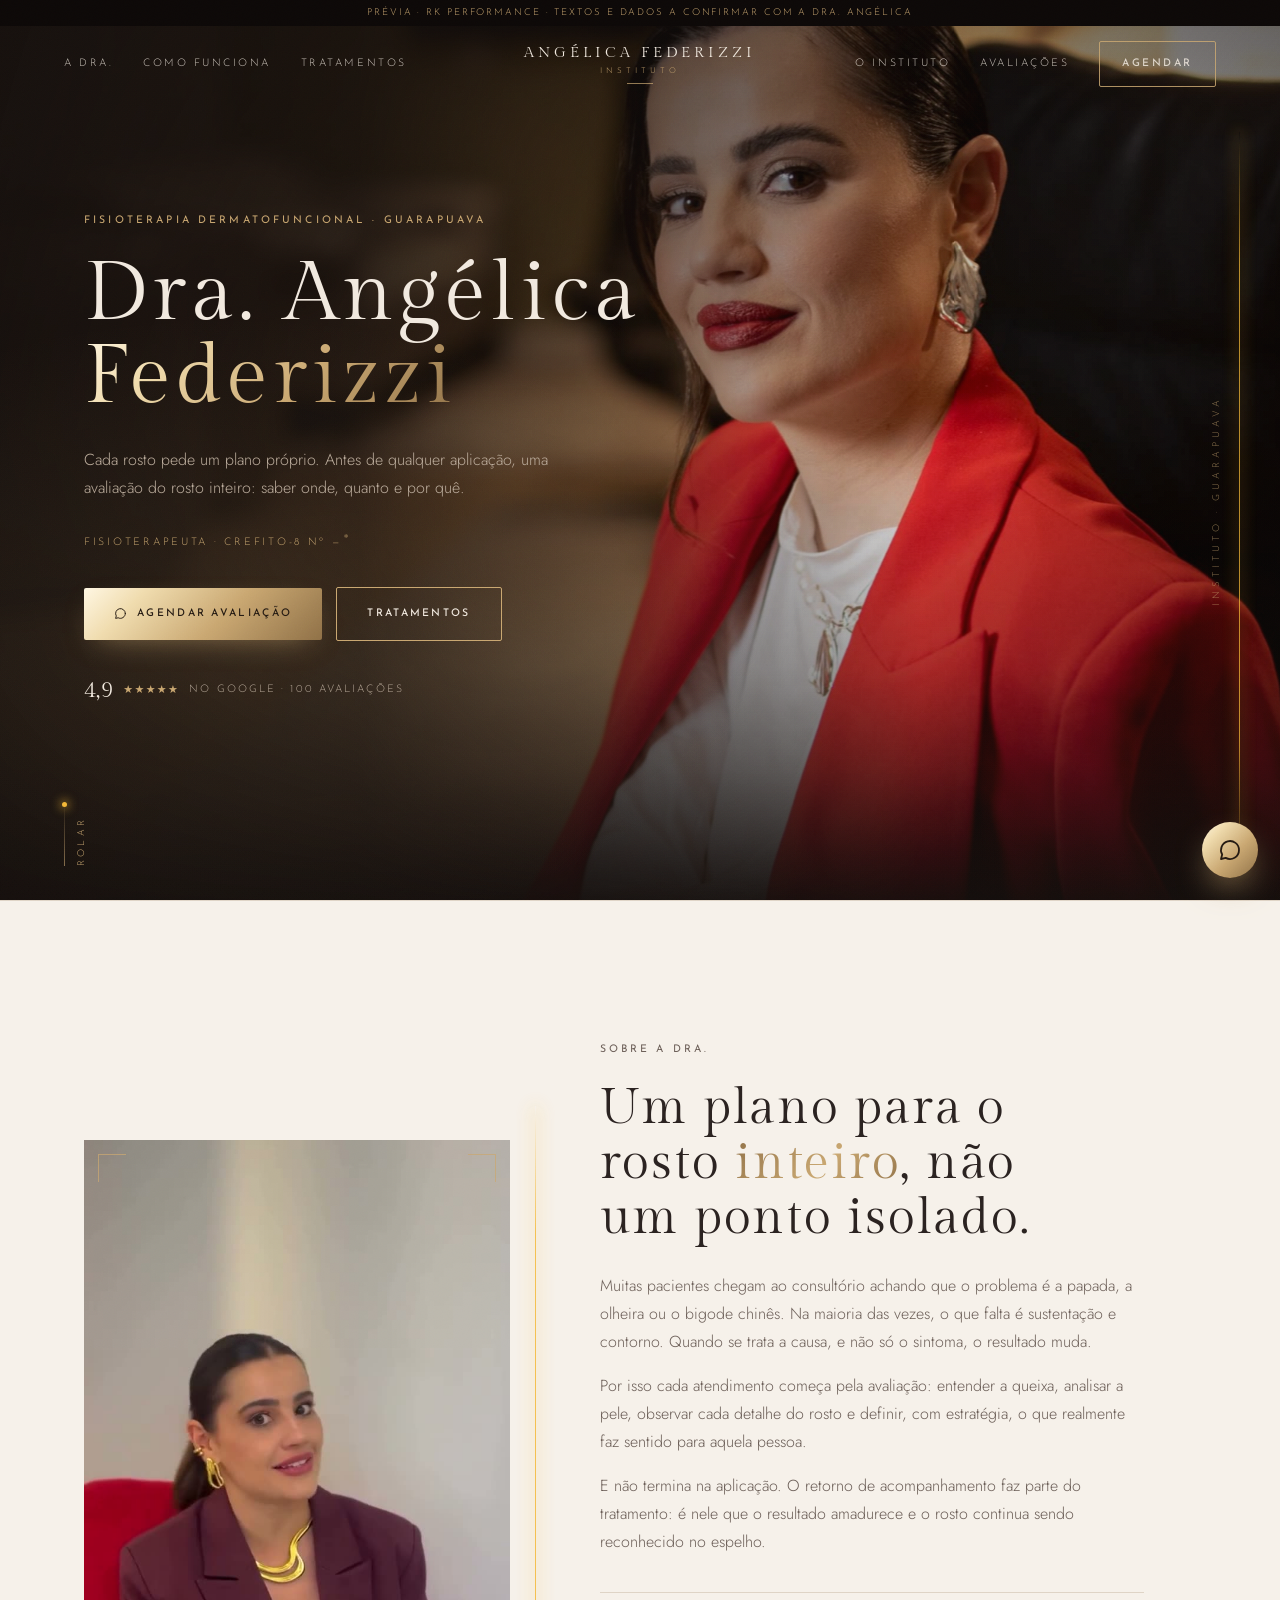
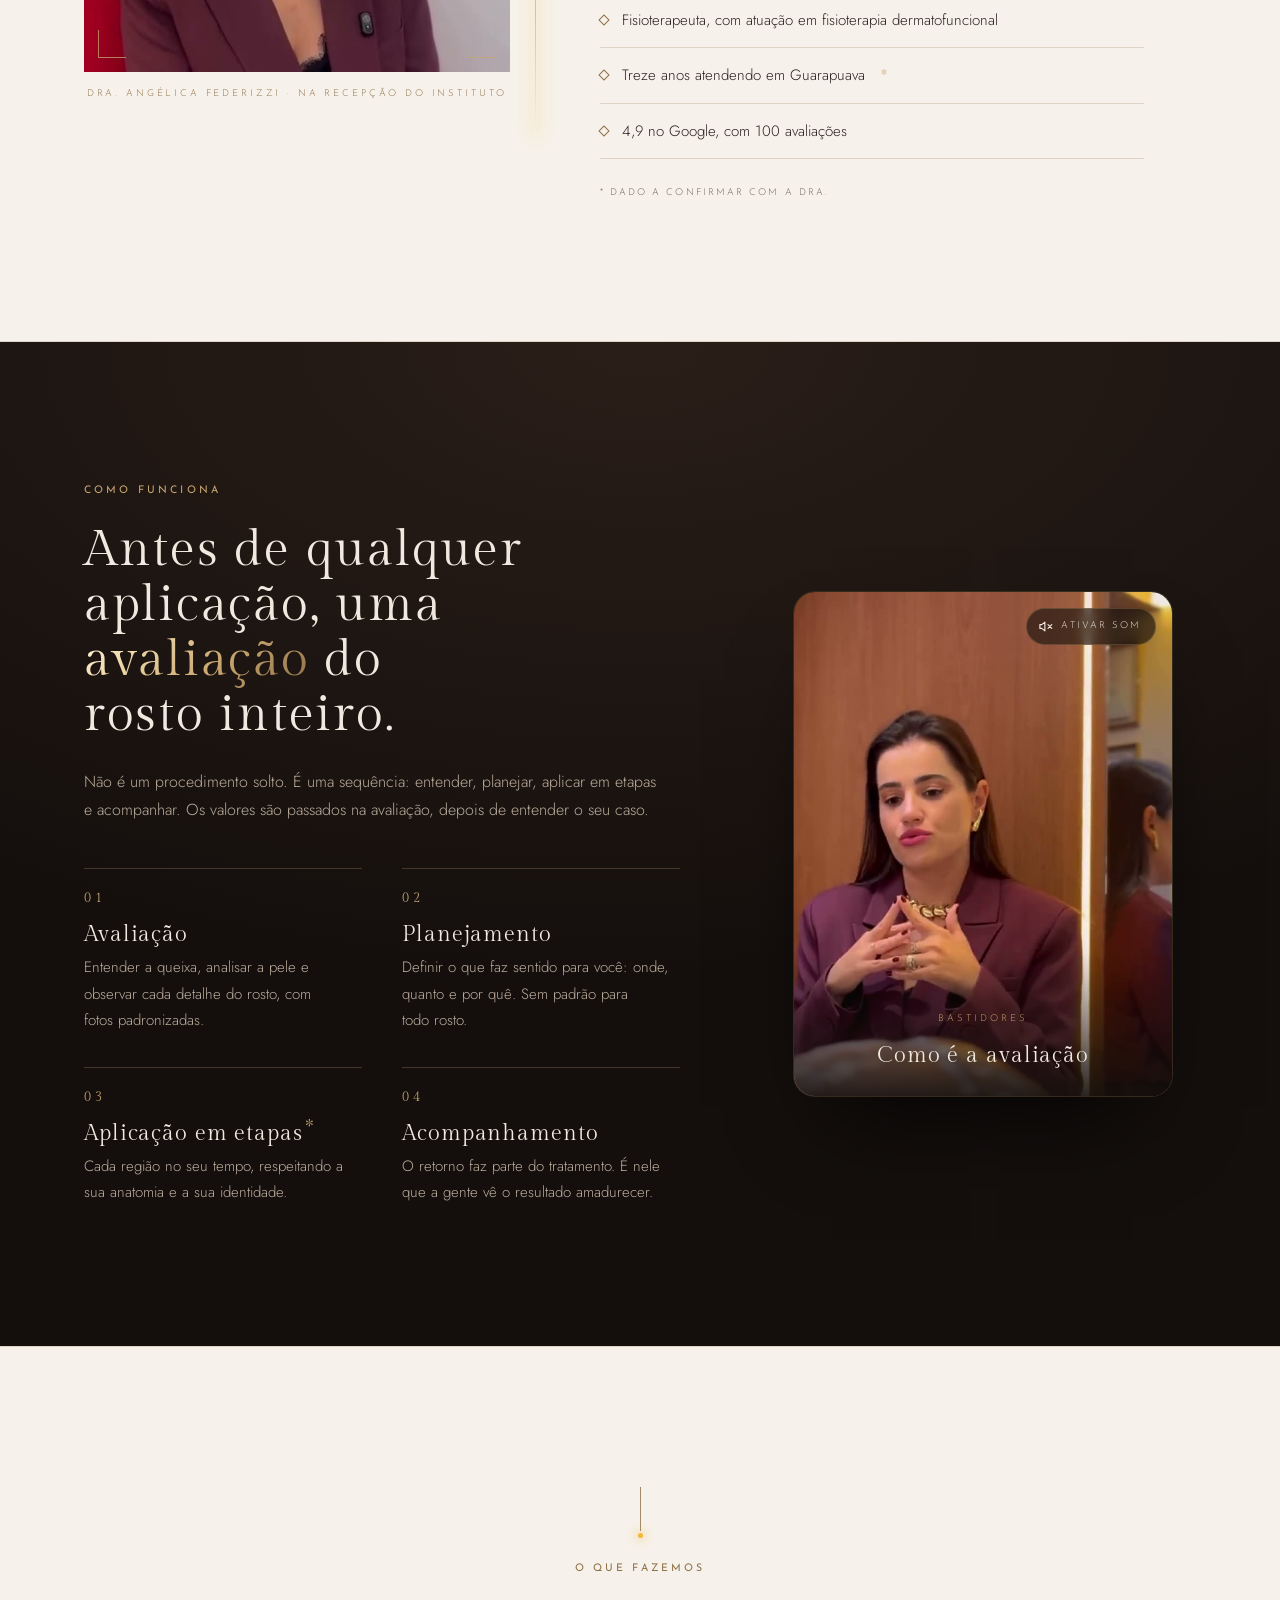
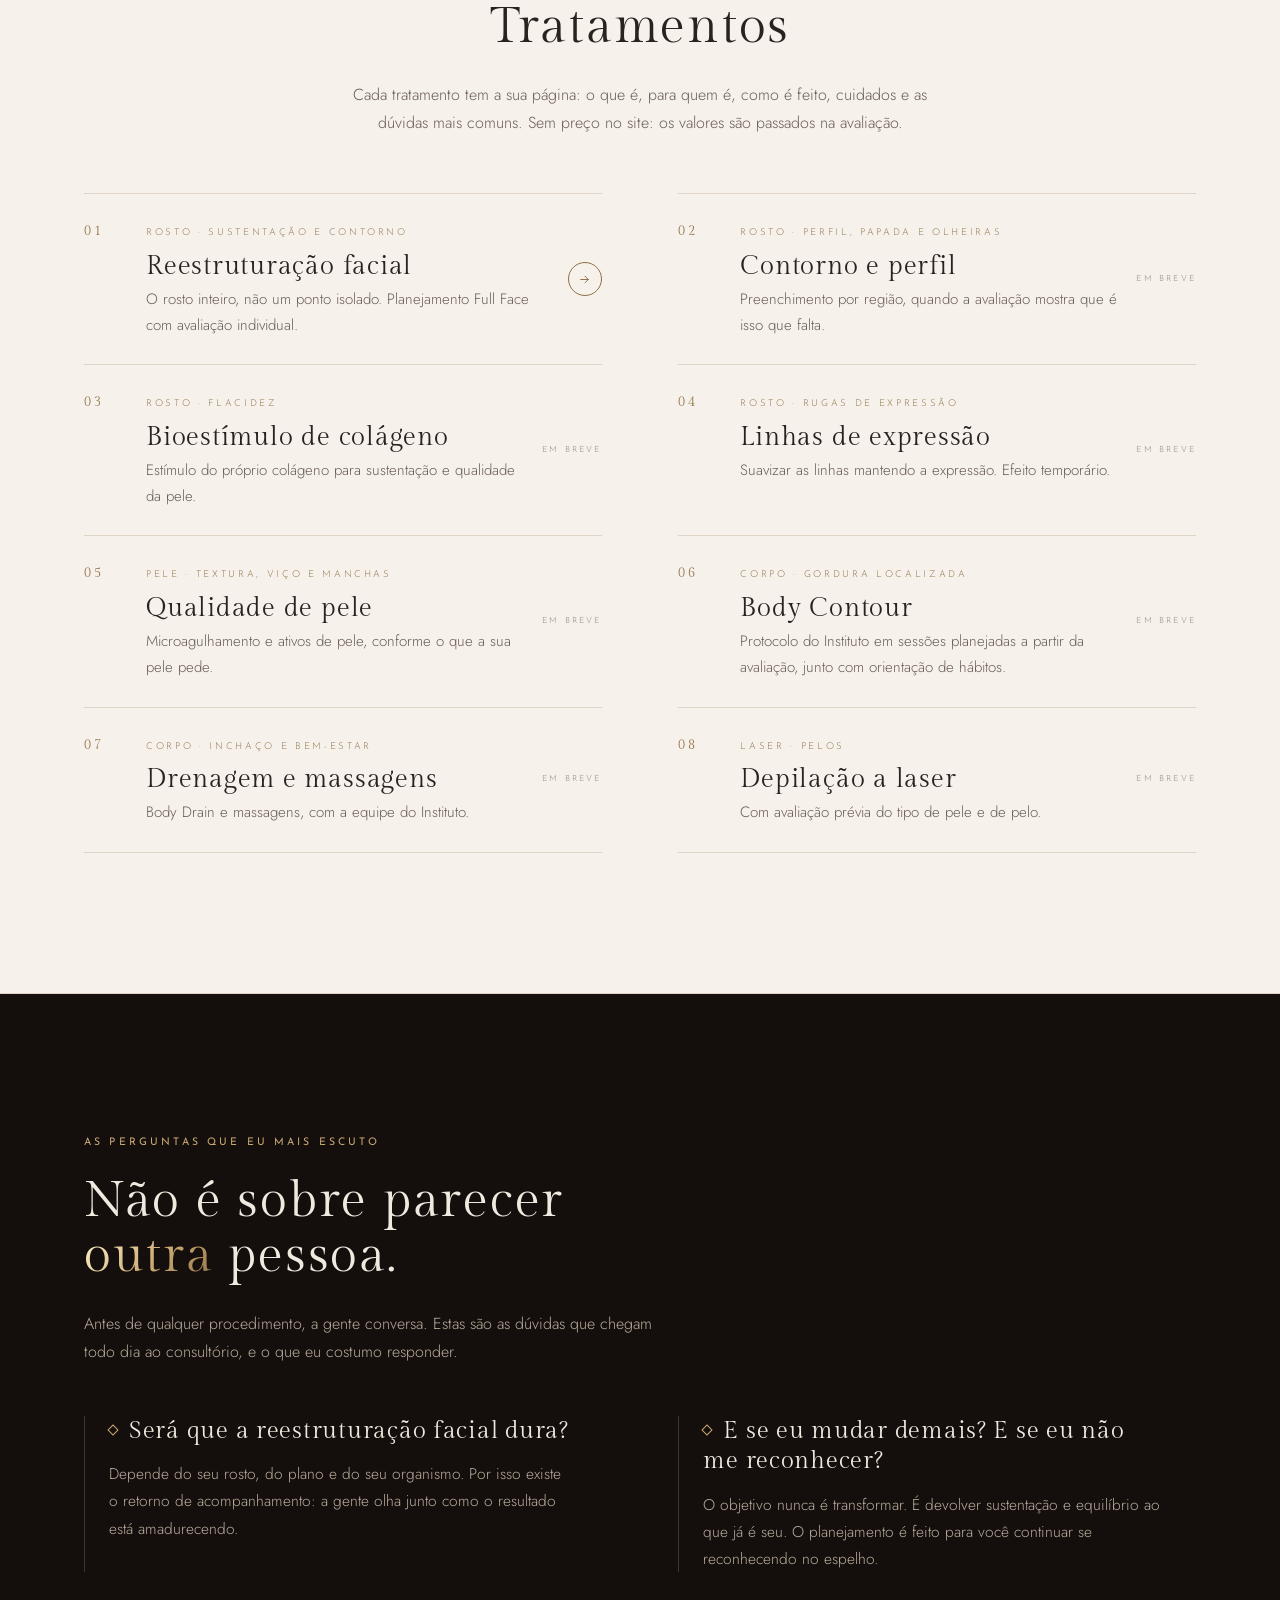
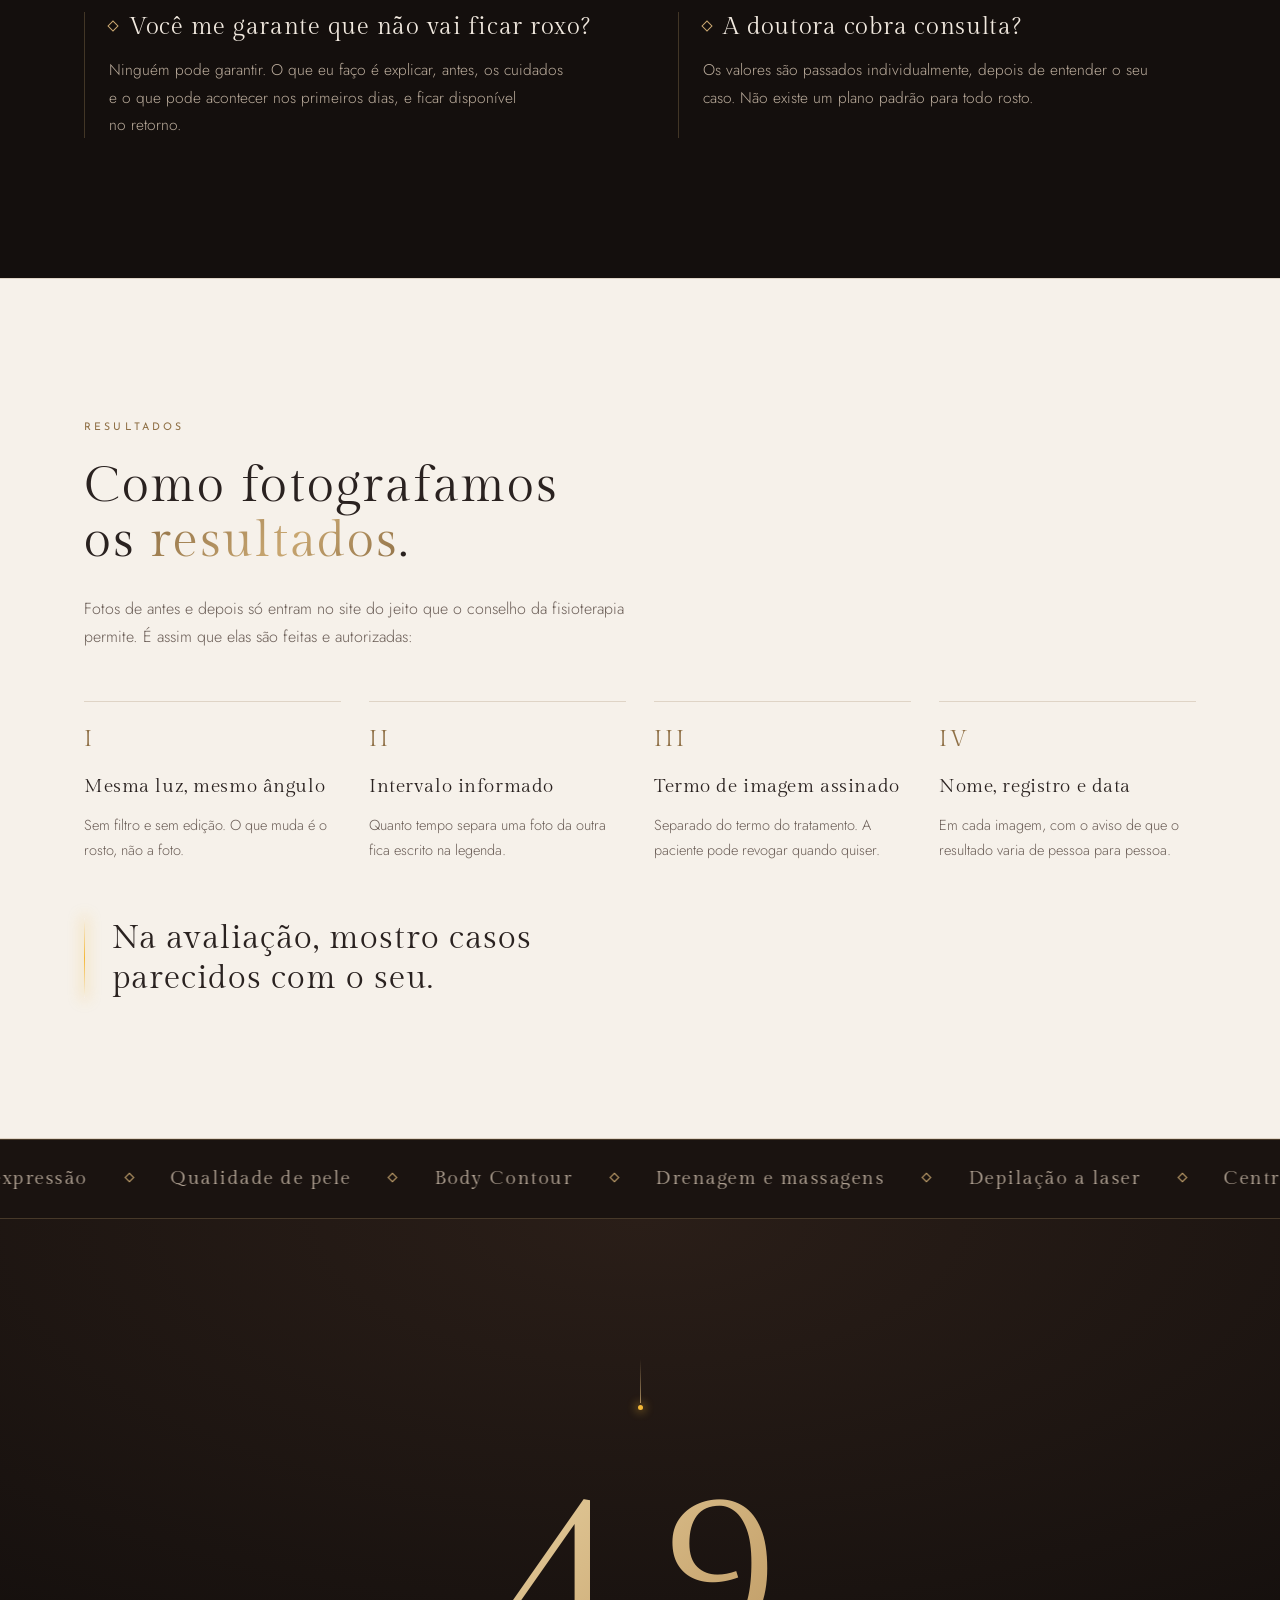
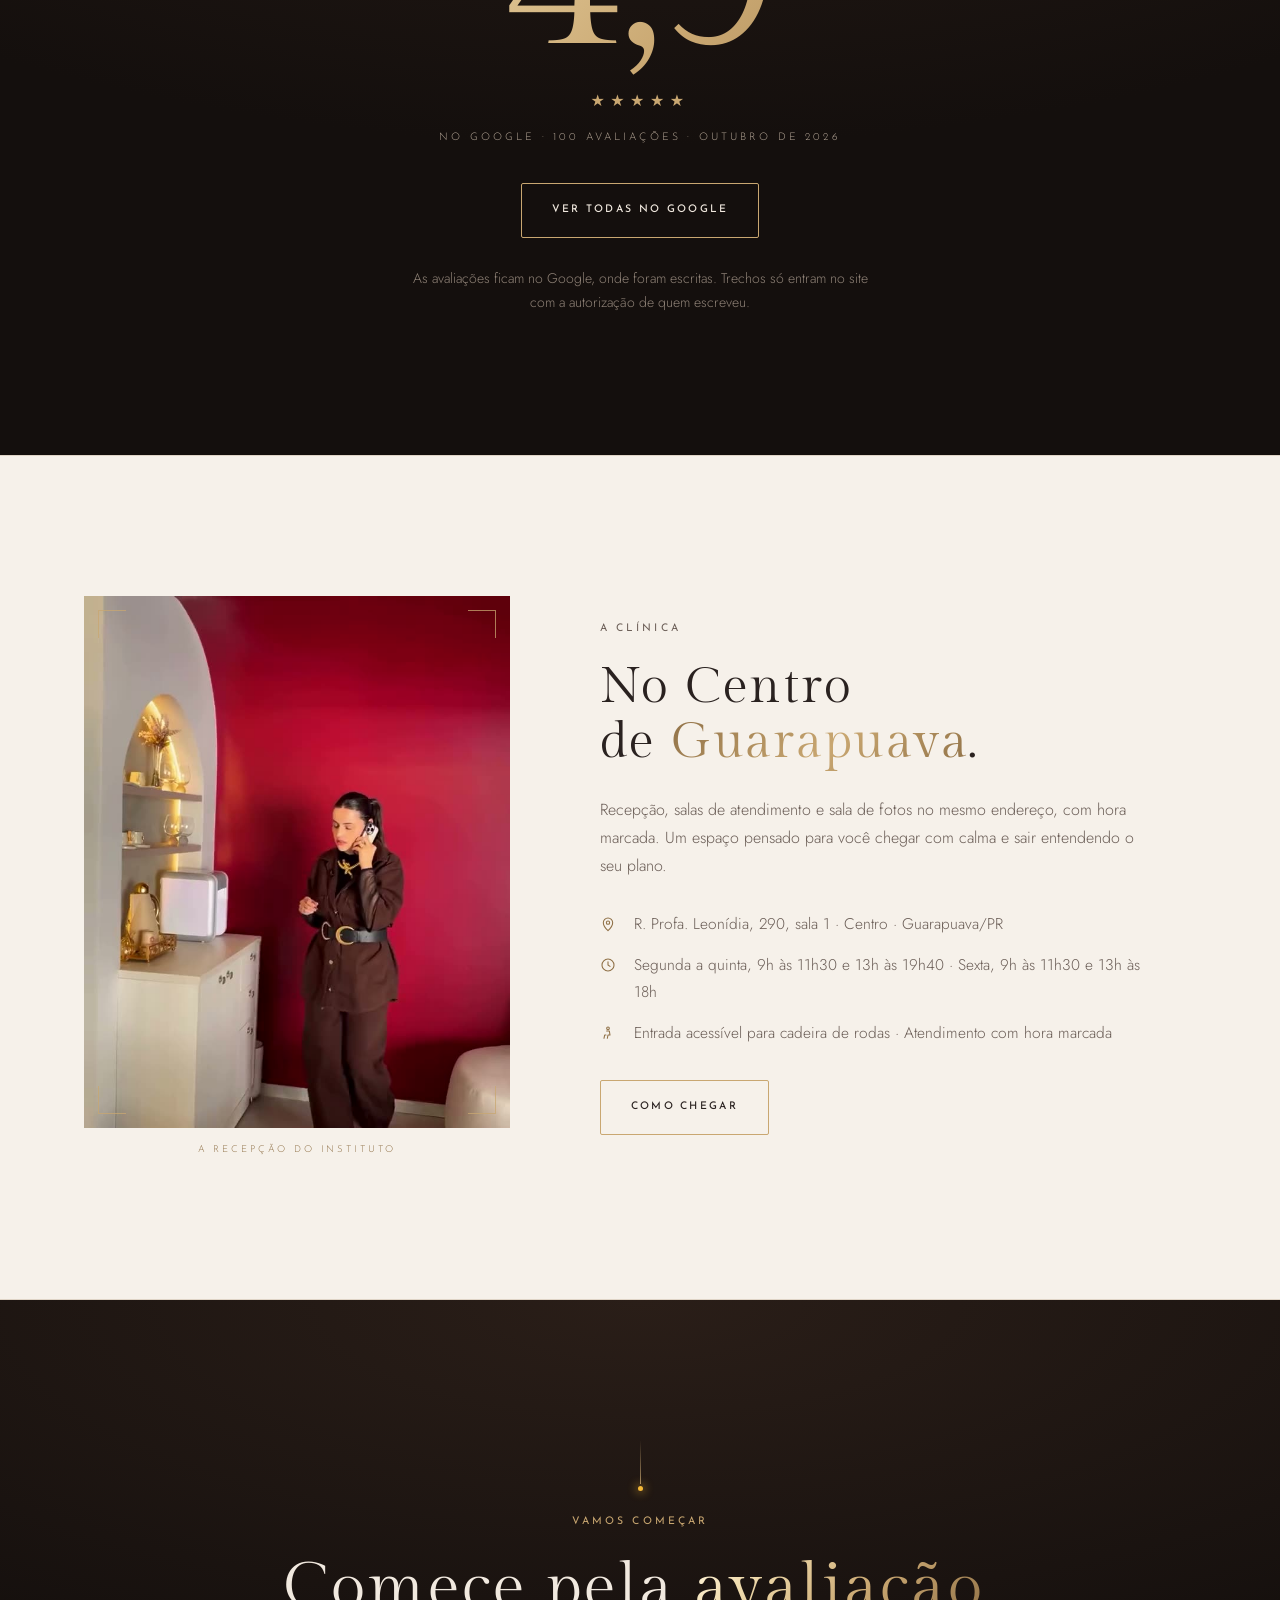
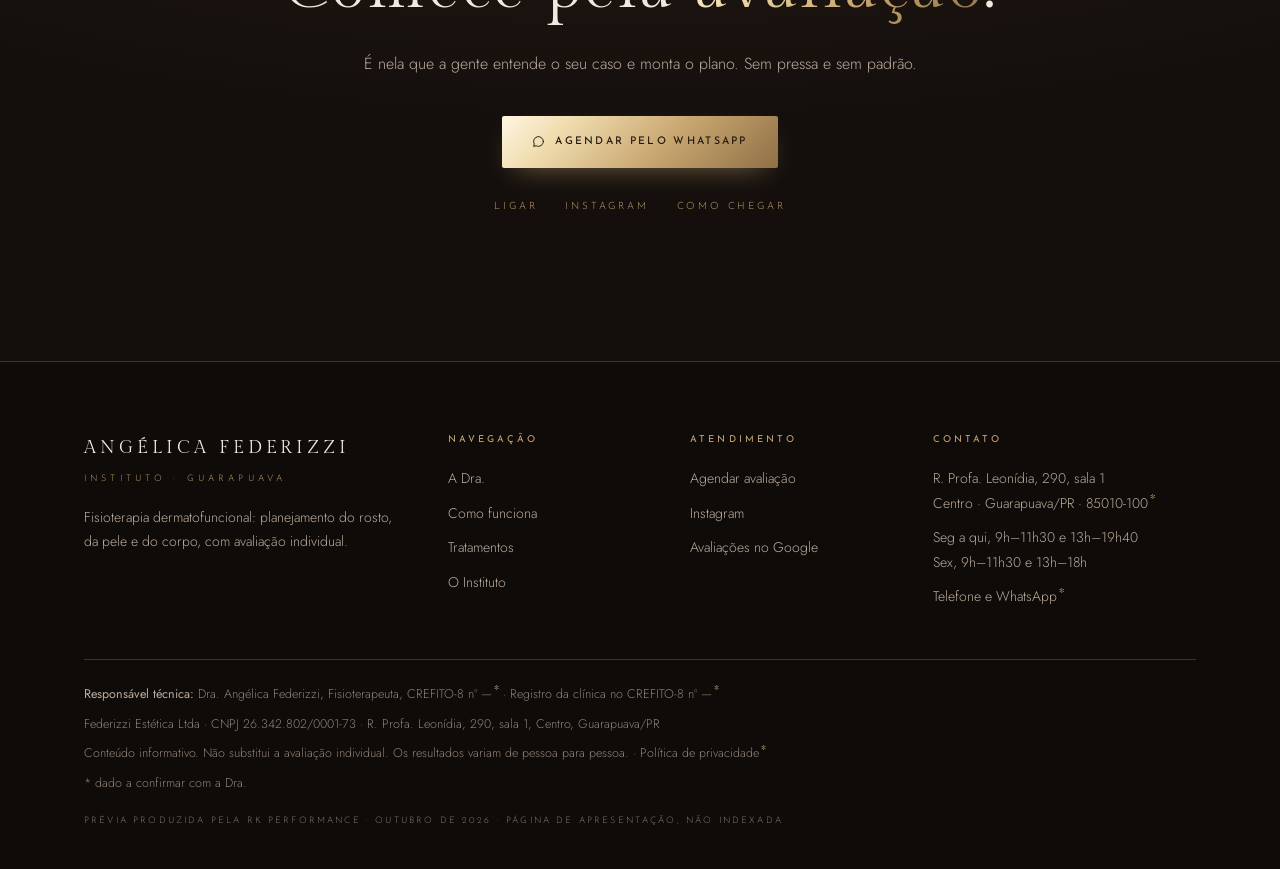
<file: index.html>
<!DOCTYPE html>
<html lang="pt-BR">
<head>
<meta charset="utf-8">
<meta name="viewport" content="width=device-width, initial-scale=1, viewport-fit=cover">
<title>Instituto Angélica Federizzi · Fisioterapia dermatofuncional em Guarapuava</title>
<meta name="description" content="Planejamento do rosto, da pele e do corpo com avaliação individual, no Centro de Guarapuava. Dra. Angélica Federizzi, Fisioterapeuta. 4,9 no Google com 100 avaliações.">
<meta name="robots" content="noindex, nofollow">
<meta name="theme-color" content="#140F0D">
<meta property="og:type" content="website">
<meta property="og:title" content="Instituto Angélica Federizzi · Guarapuava">
<meta property="og:description" content="Saber onde, quanto e por quê. Fisioterapia dermatofuncional no Centro de Guarapuava.">
<meta property="og:image" content="https://joaovitorrk.github.io/angelica-federizzi-site/media/og.jpg">
<meta property="og:image:width" content="1200">
<meta property="og:image:height" content="630">
<meta property="og:locale" content="pt_BR">
<link rel="icon" href="data:image/svg+xml,%3Csvg xmlns='http://www.w3.org/2000/svg' viewBox='0 0 64 64'%3E%3Ccircle cx='32' cy='32' r='32' fill='%23140F0D'/%3E%3Crect x='31' y='10' width='2' height='44' fill='%23C9A771'/%3E%3C/svg%3E">
<link rel="preconnect" href="https://fonts.googleapis.com">
<link rel="preconnect" href="https://fonts.gstatic.com" crossorigin>
<link href="https://fonts.googleapis.com/css2?family=Gilda+Display&family=Josefin+Sans:wght@300;400;500&family=Jost:wght@300;400;500&family=Bodoni+Moda:opsz,wght@6..96,400&display=swap" rel="stylesheet">
<link rel="stylesheet" href="assets/site.css">
<link rel="preload" as="image" href="media/capa-desktop.jpg" media="(min-width: 901px)" fetchpriority="high">
<link rel="preload" as="image" href="media/capa-celular.jpg" media="(max-width: 900px)" fetchpriority="high">
</head>
<body>
<div class="grao" aria-hidden="true"></div>
<div class="intro" aria-hidden="true"><div class="luz"></div><div class="nome">Angélica Federizzi<small>Instituto · Guarapuava</small></div></div>

<div class="aviso"><span class="longo">Prévia · RK Performance · textos e dados a confirmar com a Dra. Angélica</span><span class="curto">Prévia · RK Performance · a confirmar</span></div>

<header class="topo" id="topo">
  <nav class="esq" aria-label="Seções">
    <a class="lk" href="#sobre">A Dra.</a>
    <a class="lk" href="#metodo">Como funciona</a>
    <a class="lk" href="#tratamentos">Tratamentos</a>
  </nav>
  <a class="marca" href="#inicio" aria-label="Instituto Angélica Federizzi, início"><span class="n">Angélica Federizzi</span><span class="i">Instituto</span><span class="fio"></span></a>
  <nav class="dir" aria-label="Seções">
    <a class="lk" href="#instituto">O Instituto</a>
    <a class="lk" href="#avaliacoes">Avaliações</a>
    <a class="btn linha" href="#" data-demo="wa" data-msg="Olá! Vim pelo site e quero agendar uma avaliação." style="padding:13px 22px">Agendar</a>
  </nav>
</header>

<main id="inicio">

<!-- primeira tela -->
<section class="hero" aria-label="Apresentação">
  <div class="bg">
    <picture>
      <source media="(max-width: 900px)" srcset="media/capa-celular.jpg">
      <img src="media/capa-desktop.jpg" srcset="media/capa-desktop-1100.jpg 1100w, media/capa-desktop.jpg 1800w" sizes="100vw" width="1800" height="1489" alt="Dra. Angélica Federizzi, fisioterapeuta, na recepção do Instituto" fetchpriority="high">
    </picture>
  </div>
  <div class="veu" aria-hidden="true"></div>
  <div class="nevoa" aria-hidden="true"></div>
  <div class="wrap">
    <div class="conteudo">
      <p class="rot">Fisioterapia dermatofuncional · Guarapuava</p>
      <h1><span>Dra. Angélica</span><span><em>Federizzi</em></span></h1>
      <p class="sub">Cada rosto pede um plano próprio. Antes de qualquer aplicação, uma avaliação do rosto inteiro: saber onde, quanto e por quê.</p>
      <p class="quem">Fisioterapeuta · CREFITO-8 nº —<sup class="conf" title="A confirmar com a Dra.">*</sup></p>
      <div class="acoes">
        <a class="btn" href="#" data-demo="wa" data-msg="Olá! Vim pelo site e quero agendar uma avaliação."><svg viewBox="0 0 24 24" fill="none" stroke="currentColor" stroke-width="1.8" stroke-linecap="round" stroke-linejoin="round" aria-hidden="true"><path d="M21 12a9 9 0 0 1-13.3 7.9L3 21l1.2-4.5A9 9 0 1 1 21 12z"/></svg>Agendar avaliação</a>
        <a class="btn linha" href="#tratamentos">Tratamentos</a>
      </div>
      <a class="google" href="https://www.google.com/maps/place/?q=place_id:ChIJv66uETA275QRL-CE76aO8Og" target="_blank" rel="noopener"><b>4,9</b><span class="est">★★★★★</span><span>no Google · 100 avaliações</span></a>
    </div>
  </div>
  <div class="fio-luz" aria-hidden="true"><span>Instituto · Guarapuava</span></div>
  <div class="cue" aria-hidden="true"><i></i><span>rolar</span></div>
</section>

<!-- sobre -->
<section class="on-light pat" id="sobre">
  <div class="wrap grade">
    <div class="rv">
      <div class="ph-wrap">
        <div class="ph r45"><video preload="none" poster="media/sobre-poster.jpg" muted playsinline loop width="720" height="900" aria-label="Dra. Angélica na recepção do Instituto"><source src="media/sobre.mp4" type="video/mp4"></video><span class="k k1"></span><span class="k k2"></span><span class="k k3"></span><span class="k k4"></span></div>
        <div class="luz" aria-hidden="true"></div>
        <p class="leg">Dra. Angélica Federizzi · na recepção do Instituto</p>
      </div>
    </div>
    <div class="texto">
      <p class="rot rv">Sobre a Dra.</p>
      <h2 class="rv">Um plano para o rosto <em>inteiro</em>, não um ponto isolado.</h2>
      <p class="rv d1">Muitas pacientes chegam ao consultório achando que o problema é a papada, a olheira ou o bigode chinês. Na maioria das vezes, o que falta é sustentação e contorno. Quando se trata a causa, e não só o sintoma, o resultado muda.</p>
      <p class="rv d1">Por isso cada atendimento começa pela avaliação: entender a queixa, analisar a pele, observar cada detalhe do rosto e definir, com estratégia, o que realmente faz sentido para aquela pessoa.</p>
      <p class="rv d2">E não termina na aplicação. O retorno de acompanhamento faz parte do tratamento: é nele que o resultado amadurece e o rosto continua sendo reconhecido no espelho.</p>
      <ul class="hairlist rv d2">
        <li>Fisioterapeuta, com atuação em fisioterapia dermatofuncional</li>
        <li>Treze anos atendendo em Guarapuava<sup class="conf" title="Ano de início a confirmar">*</sup></li>
        <li>4,9 no Google, com 100 avaliações</li>
      </ul>
      <p class="nota-conf rv d3">* dado a confirmar com a Dra.</p>
    </div>
  </div>
</section>

<!-- como funciona -->
<section class="on-deep" id="metodo">
  <div class="wrap grade inv">
    <div>
      <p class="rot rv">Como funciona</p>
      <h2 class="rv">Antes de qualquer aplicação, uma <em>avaliação</em> do rosto inteiro.</h2>
      <p class="lede rv d1">Não é um procedimento solto. É uma sequência: entender, planejar, aplicar em etapas e acompanhar. Os valores são passados na avaliação, depois de entender o seu caso.</p>
      <ol class="etapas">
        <li class="rv"><span class="n">01</span><h3>Avaliação</h3><p>Entender a queixa, analisar a pele e observar cada detalhe do rosto, com fotos padronizadas.</p></li>
        <li class="rv d1"><span class="n">02</span><h3>Planejamento</h3><p>Definir o que faz sentido para você: onde, quanto e por quê. Sem padrão para todo rosto.</p></li>
        <li class="rv d2"><span class="n">03</span><h3>Aplicação em etapas<sup class="conf" title="Nome a confirmar">*</sup></h3><p>Cada região no seu tempo, respeitando a sua anatomia e a sua identidade.</p></li>
        <li class="rv d3"><span class="n">04</span><h3>Acompanhamento</h3><p>O retorno faz parte do tratamento. É nele que a gente vê o resultado amadurecer.</p></li>
      </ol>
    </div>
    <div class="rv d1">
      <div class="vid">
        <video preload="none" poster="media/avaliacao-poster.jpg" muted playsinline loop width="720" height="930" aria-label="Dra. Angélica explicando como é a avaliação, na sala de atendimento do Instituto"><source src="media/avaliacao.mp4" type="video/mp4"></video>
        <button class="som" type="button" aria-pressed="false"><svg class="mudo" viewBox="0 0 24 24" fill="none" stroke="currentColor" stroke-width="1.8" stroke-linecap="round" stroke-linejoin="round" aria-hidden="true"><path d="M11 5 6 9H3v6h3l5 4z"/><path d="m22 9-6 6M16 9l6 6"/></svg><svg class="alto" viewBox="0 0 24 24" fill="none" stroke="currentColor" stroke-width="1.8" stroke-linecap="round" stroke-linejoin="round" aria-hidden="true"><path d="M11 5 6 9H3v6h3l5 4z"/><path d="M15.5 8.5a5 5 0 0 1 0 7M19 5a10 10 0 0 1 0 14"/></svg><span>Ativar som</span></button>
        <div class="leg"><small>Bastidores</small><b>Como é a avaliação</b></div>
      </div>
    </div>
  </div>
</section>

<!-- tratamentos -->
<section class="on-light pat" id="tratamentos">
  <div class="wrap">
    <div class="centro">
      <div class="orn c rv"><i></i></div>
      <p class="rot rv">O que fazemos</p>
      <h2 class="rv" style="margin-inline:auto">Tratamentos</h2>
      <p class="lede rv d1" style="margin-inline:auto">Cada tratamento tem a sua página: o que é, para quem é, como é feito, cuidados e as dúvidas mais comuns. Sem preço no site: os valores são passados na avaliação.</p>
    </div>
    <div class="lista-trat">
      <a class="trat rv" href="reestruturacao-facial-guarapuava/"><span class="n">01</span><div><span class="g">Rosto · Sustentação e contorno</span><h3>Reestruturação facial</h3><p>O rosto inteiro, não um ponto isolado. Planejamento Full Face com avaliação individual.</p></div><span class="seta"><svg viewBox="0 0 24 24" fill="none" stroke="currentColor" stroke-width="1.8" stroke-linecap="round" stroke-linejoin="round" aria-hidden="true"><path d="M5 12h14M13 6l6 6-6 6"/></svg></span></a>
      <div class="trat rv d1"><span class="n">02</span><div><span class="g">Rosto · Perfil, papada e olheiras</span><h3>Contorno e perfil</h3><p>Preenchimento por região, quando a avaliação mostra que é isso que falta.</p></div><span class="breve">Em breve</span></div>
      <div class="trat rv"><span class="n">03</span><div><span class="g">Rosto · Flacidez</span><h3>Bioestímulo de colágeno</h3><p>Estímulo do próprio colágeno para sustentação e qualidade da pele.</p></div><span class="breve">Em breve</span></div>
      <div class="trat rv d1"><span class="n">04</span><div><span class="g">Rosto · Rugas de expressão</span><h3>Linhas de expressão</h3><p>Suavizar as linhas mantendo a expressão. Efeito temporário.</p></div><span class="breve">Em breve</span></div>
      <div class="trat rv"><span class="n">05</span><div><span class="g">Pele · Textura, viço e manchas</span><h3>Qualidade de pele</h3><p>Microagulhamento e ativos de pele, conforme o que a sua pele pede.</p></div><span class="breve">Em breve</span></div>
      <div class="trat rv d1"><span class="n">06</span><div><span class="g">Corpo · Gordura localizada</span><h3>Body Contour</h3><p>Protocolo do Instituto em sessões planejadas a partir da avaliação, junto com orientação de hábitos.</p></div><span class="breve">Em breve</span></div>
      <div class="trat rv"><span class="n">07</span><div><span class="g">Corpo · Inchaço e bem-estar</span><h3>Drenagem e massagens</h3><p>Body Drain e massagens, com a equipe do Instituto.</p></div><span class="breve">Em breve</span></div>
      <div class="trat rv d1"><span class="n">08</span><div><span class="g">Laser · Pelos</span><h3>Depilação a laser</h3><p>Com avaliação prévia do tipo de pele e de pelo.</p></div><span class="breve">Em breve</span></div>
    </div>
  </div>
</section>

<!-- perguntas -->
<section class="on-dark" id="perguntas">
  <div class="wrap">
    <p class="rot rv">As perguntas que eu mais escuto</p>
    <h2 class="rv">Não é sobre parecer <em>outra</em> pessoa.</h2>
    <p class="lede rv d1">Antes de qualquer procedimento, a gente conversa. Estas são as dúvidas que chegam todo dia ao consultório, e o que eu costumo responder.</p>
    <div class="perg">
      <div class="pg rv"><p class="q">Será que a reestruturação facial dura?</p><p class="r">Depende do seu rosto, do plano e do seu organismo. Por isso existe o retorno de acompanhamento: a gente olha junto como o resultado está amadurecendo.</p></div>
      <div class="pg rv d1"><p class="q">E se eu mudar demais? E se eu não me reconhecer?</p><p class="r">O objetivo nunca é transformar. É devolver sustentação e equilíbrio ao que já é seu. O planejamento é feito para você continuar se reconhecendo no espelho.</p></div>
      <div class="pg rv d2"><p class="q">Você me garante que não vai ficar roxo?</p><p class="r">Ninguém pode garantir. O que eu faço é explicar, antes, os cuidados e o que pode acontecer nos primeiros dias, e ficar disponível no retorno.</p></div>
      <div class="pg rv d3"><p class="q">A doutora cobra consulta?</p><p class="r">Os valores são passados individualmente, depois de entender o seu caso. Não existe um plano padrão para todo rosto.</p></div>
    </div>
  </div>
</section>

<!-- resultados -->
<section class="on-light pat" id="resultados">
  <div class="wrap">
    <p class="rot rv">Resultados</p>
    <h2 class="rv">Como fotografamos os <em>resultados</em>.</h2>
    <p class="lede rv d1">Fotos de antes e depois só entram no site do jeito que o conselho da fisioterapia permite. É assim que elas são feitas e autorizadas:</p>
    <ol class="proto">
      <li class="rv"><span class="n">I</span><b>Mesma luz, mesmo ângulo</b><p>Sem filtro e sem edição. O que muda é o rosto, não a foto.</p></li>
      <li class="rv d1"><span class="n">II</span><b>Intervalo informado</b><p>Quanto tempo separa uma foto da outra fica escrito na legenda.</p></li>
      <li class="rv d2"><span class="n">III</span><b>Termo de imagem assinado</b><p>Separado do termo do tratamento. A paciente pode revogar quando quiser.</p></li>
      <li class="rv d3"><span class="n">IV</span><b>Nome, registro e data</b><p>Em cada imagem, com o aviso de que o resultado varia de pessoa para pessoa.</p></li>
    </ol>
    <p class="frase rv">Na avaliação, mostro casos parecidos com o seu.</p>
  </div>
</section>

<!-- letreiro -->
<div class="letreiro" aria-hidden="true"><div class="faixa" id="faixa">
  <span>Reestruturação facial</span><span>Contorno e perfil</span><span>Bioestímulo de colágeno</span><span>Linhas de expressão</span><span>Qualidade de pele</span><span>Body Contour</span><span>Drenagem e massagens</span><span>Depilação a laser</span><span>Centro de Guarapuava</span>
</div></div>

<!-- avaliações -->
<section class="on-deep aval centro" id="avaliacoes">
  <div class="wrap">
    <div class="orn c rv"><i></i></div>
    <p class="rot rv">Quem já passou por aqui</p>
    <p class="nota ouro rv">4,9</p>
    <p class="est rv d1" aria-hidden="true">★★★★★</p>
    <p class="leg rv d1">no Google · 100 avaliações · outubro de 2026</p>
    <div class="acoes rv d2" style="justify-content:center">
      <a class="btn linha" href="https://www.google.com/maps/place/?q=place_id:ChIJv66uETA275QRL-CE76aO8Og" target="_blank" rel="noopener">Ver todas no Google</a>
    </div>
    <p class="obs rv d3">As avaliações ficam no Google, onde foram escritas. Trechos só entram no site com a autorização de quem escreveu.</p>
  </div>
</section>

<!-- o instituto -->
<section class="on-light pat" id="instituto">
  <div class="wrap grade">
    <div class="rv">
      <div class="ph-wrap">
        <div class="ph r45"><video preload="none" poster="media/espaco-poster.jpg" muted playsinline loop width="720" height="900" aria-label="Recepção do Instituto"><source src="media/espaco.mp4" type="video/mp4"></video><span class="k k1"></span><span class="k k2"></span><span class="k k3"></span><span class="k k4"></span></div>
        <p class="leg">A recepção do Instituto</p>
      </div>
    </div>
    <div class="texto">
      <p class="rot rv">A clínica</p>
      <h2 class="rv">No Centro de <em>Guarapuava</em>.</h2>
      <p class="rv d1">Recepção, salas de atendimento e sala de fotos no mesmo endereço, com hora marcada. Um espaço pensado para você chegar com calma e sair entendendo o seu plano.</p>
      <ul class="dados">
        <li class="rv d1"><svg viewBox="0 0 24 24" fill="none" stroke="currentColor" stroke-width="1.6" stroke-linecap="round" stroke-linejoin="round" aria-hidden="true"><path d="M12 22s7-6.5 7-12a7 7 0 1 0-14 0c0 5.5 7 12 7 12z"/><circle cx="12" cy="10" r="2.5"/></svg><span>R. Profa. Leonídia, 290, sala 1 · Centro · Guarapuava/PR</span></li>
        <li class="rv d2"><svg viewBox="0 0 24 24" fill="none" stroke="currentColor" stroke-width="1.6" stroke-linecap="round" stroke-linejoin="round" aria-hidden="true"><circle cx="12" cy="12" r="9"/><path d="M12 7v5l3 2"/></svg><span>Segunda a quinta, 9h às 11h30 e 13h às 19h40 · Sexta, 9h às 11h30 e 13h às 18h</span></li>
        <li class="rv d3"><svg viewBox="0 0 24 24" fill="none" stroke="currentColor" stroke-width="1.6" stroke-linecap="round" stroke-linejoin="round" aria-hidden="true"><circle cx="12" cy="5" r="2"/><path d="M10 9h4l1 6h-3l-1 5M9 15H7l-1 5"/></svg><span>Entrada acessível para cadeira de rodas · Atendimento com hora marcada</span></li>
      </ul>
      <div class="acoes rv d3" style="margin-top:34px">
        <a class="btn linha" href="https://www.google.com/maps/dir/?api=1&destination=Instituto+Angelica+Federizzi,+R.+Profa.+Leonidia,+290,+Guarapuava" target="_blank" rel="noopener">Como chegar</a>
      </div>
    </div>
  </div>
</section>

<!-- chamada final -->
<section class="on-deep cta" id="contato">
  <div class="wrap">
    <div class="orn c rv"><i></i></div>
    <p class="rot rv">Vamos começar</p>
    <h2 class="rv">Comece pela <em>avaliação</em>.</h2>
    <p class="lede rv d1">É nela que a gente entende o seu caso e monta o plano. Sem pressa e sem padrão.</p>
    <div class="acoes rv d2">
      <a class="btn" href="#" data-demo="wa" data-msg="Olá! Vim pelo site e quero agendar uma avaliação."><svg viewBox="0 0 24 24" fill="none" stroke="currentColor" stroke-width="1.8" stroke-linecap="round" stroke-linejoin="round" aria-hidden="true"><path d="M21 12a9 9 0 0 1-13.3 7.9L3 21l1.2-4.5A9 9 0 1 1 21 12z"/></svg>Agendar pelo WhatsApp</a>
    </div>
    <div class="links rv d3">
      <button type="button" data-demo="tel">Ligar</button>
      <a href="https://www.instagram.com/institutoangelicafederizzi/" target="_blank" rel="noopener">Instagram</a>
      <a href="https://www.google.com/maps/dir/?api=1&destination=Instituto+Angelica+Federizzi,+R.+Profa.+Leonidia,+290,+Guarapuava" target="_blank" rel="noopener">Como chegar</a>
    </div>
  </div>
</section>

</main>

<footer>
  <div class="wrap">
    <div class="cols">
      <div class="marca"><span class="n">Angélica Federizzi</span><span class="i">Instituto · Guarapuava</span><p>Fisioterapia dermatofuncional: planejamento do rosto, da pele e do corpo, com avaliação individual.</p></div>
      <div><h4>Navegação</h4><ul><li><a href="#sobre">A Dra.</a></li><li><a href="#metodo">Como funciona</a></li><li><a href="#tratamentos">Tratamentos</a></li><li><a href="#instituto">O Instituto</a></li></ul></div>
      <div><h4>Atendimento</h4><ul><li><a href="#" data-demo="wa" data-msg="Olá! Vim pelo site e quero agendar uma avaliação.">Agendar avaliação</a></li><li><a href="https://www.instagram.com/institutoangelicafederizzi/" target="_blank" rel="noopener">Instagram</a></li><li><a href="https://www.google.com/maps/place/?q=place_id:ChIJv66uETA275QRL-CE76aO8Og" target="_blank" rel="noopener">Avaliações no Google</a></li></ul></div>
      <div><h4>Contato</h4><ul><li>R. Profa. Leonídia, 290, sala 1<br>Centro · Guarapuava/PR · 85010-100<sup class="conf" title="CEP a confirmar">*</sup></li><li>Seg a qui, 9h–11h30 e 13h–19h40<br>Sex, 9h–11h30 e 13h–18h</li><li>Telefone e WhatsApp<sup class="conf" title="A confirmar">*</sup></li></ul></div>
    </div>
    <div class="legal">
      <p><b>Responsável técnica:</b> Dra. Angélica Federizzi, Fisioterapeuta, CREFITO-8 nº —<sup class="conf">*</sup> · Registro da clínica no CREFITO-8 nº —<sup class="conf">*</sup></p>
      <p>Federizzi Estética Ltda · CNPJ 26.342.802/0001-73 · R. Profa. Leonídia, 290, sala 1, Centro, Guarapuava/PR</p>
      <p>Conteúdo informativo. Não substitui a avaliação individual. Os resultados variam de pessoa para pessoa. · <a href="#">Política de privacidade</a><sup class="conf" title="Em preparação">*</sup></p>
      <p>* dado a confirmar com a Dra.</p>
    </div>
    <p class="rk">Prévia produzida pela RK Performance · outubro de 2026 · página de apresentação, não indexada</p>
  </div>
</footer>

<a class="flut" href="#" data-demo="wa" data-msg="Olá! Vim pelo site e quero agendar uma avaliação." aria-label="Agendar pelo WhatsApp"><svg viewBox="0 0 24 24" fill="none" stroke="currentColor" stroke-width="1.8" stroke-linecap="round" stroke-linejoin="round" aria-hidden="true"><path d="M21 12a9 9 0 0 1-13.3 7.9L3 21l1.2-4.5A9 9 0 1 1 21 12z"/></svg></a>

<dialog class="demo" id="demo" aria-labelledby="demo-tit">
  <div class="in">
    <p class="rot">Prévia de apresentação</p>
    <h3 id="demo-tit">Agendar pelo WhatsApp</h3>
    <p id="demo-txt">No site final, este botão abre o WhatsApp do Instituto com a mensagem já escrita:</p>
    <blockquote id="demo-msg">Olá! Vim pelo site e quero agendar uma avaliação.</blockquote>
    <div class="acoes">
      <a class="btn" href="https://wa.me/5542999246208?text=Vi%20a%20pr%C3%A9via%20do%20site%20do%20Instituto%20Ang%C3%A9lica%20Federizzi" target="_blank" rel="noopener">Falar com a RK</a>
      <button class="btn linha" type="button" data-fecha>Fechar</button>
    </div>
  </div>
</dialog>

<script src="assets/site.js"></script>
</body>
</html>
</file>
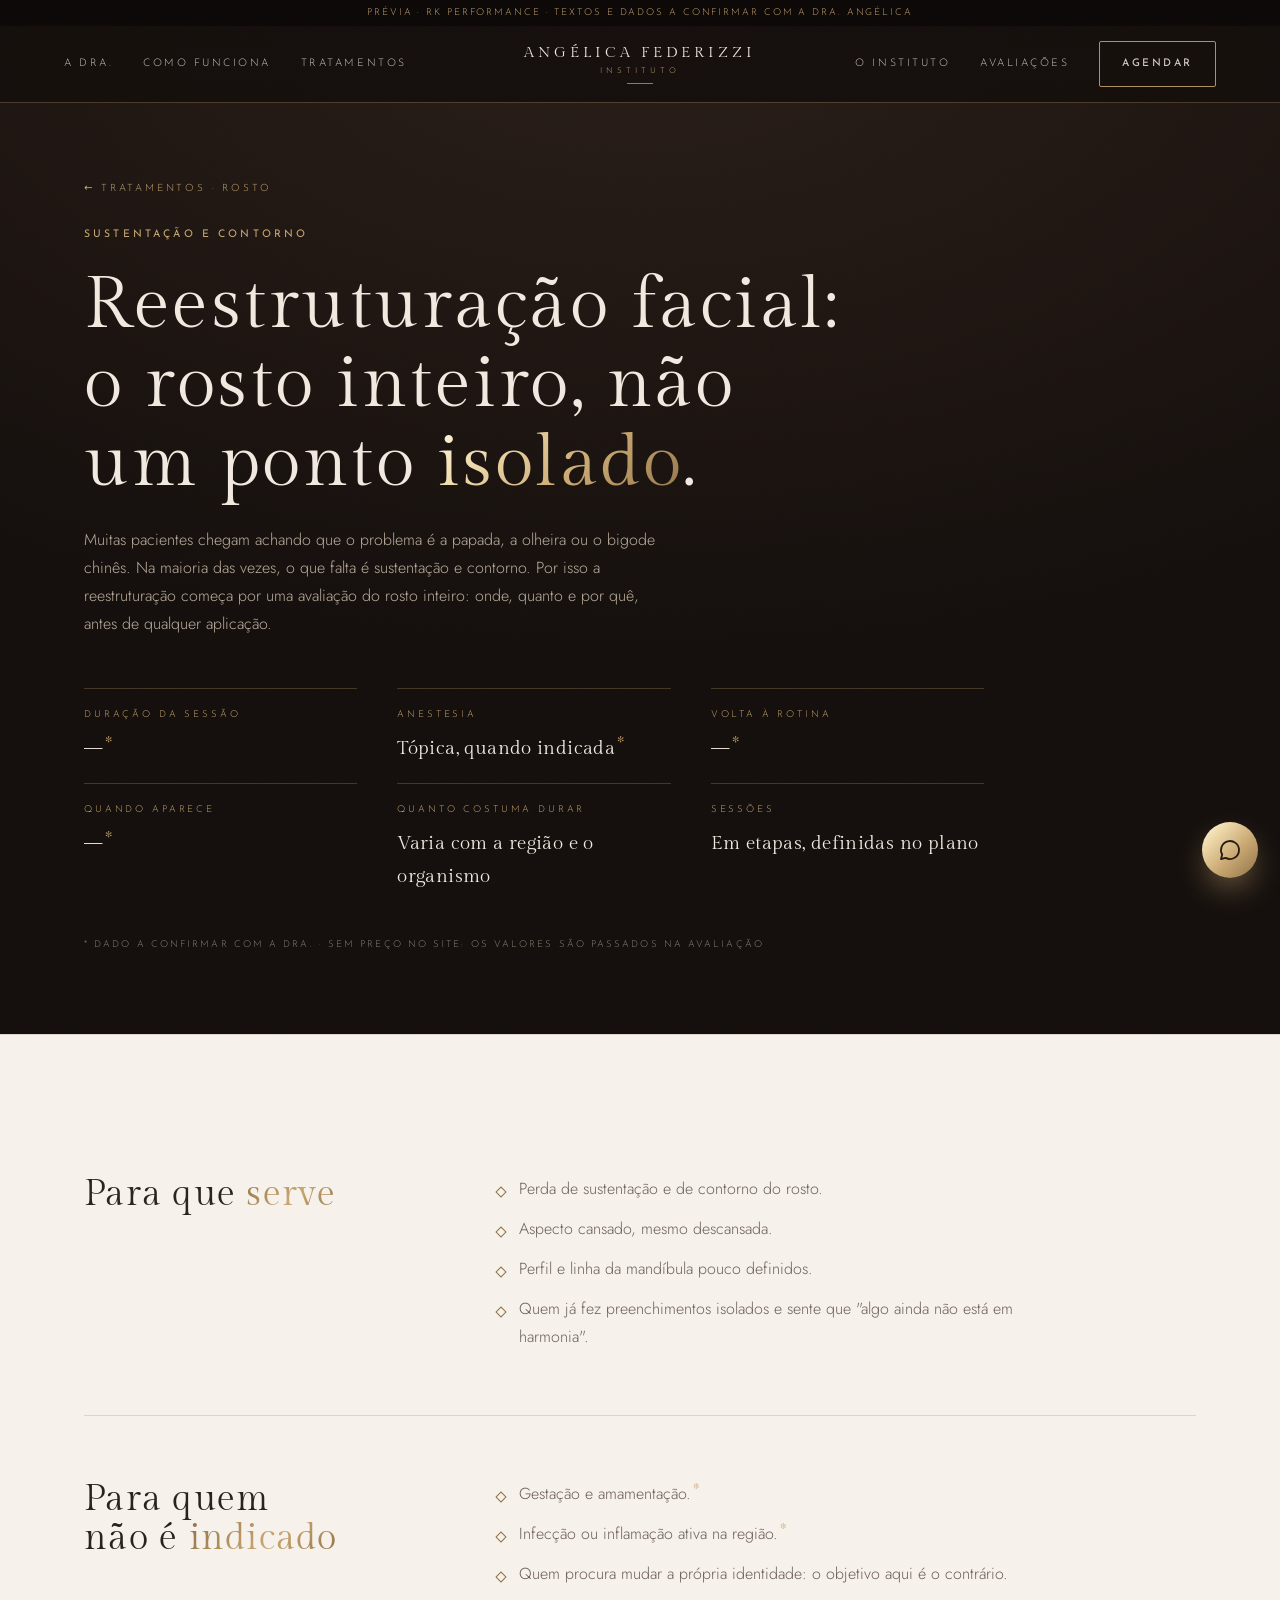
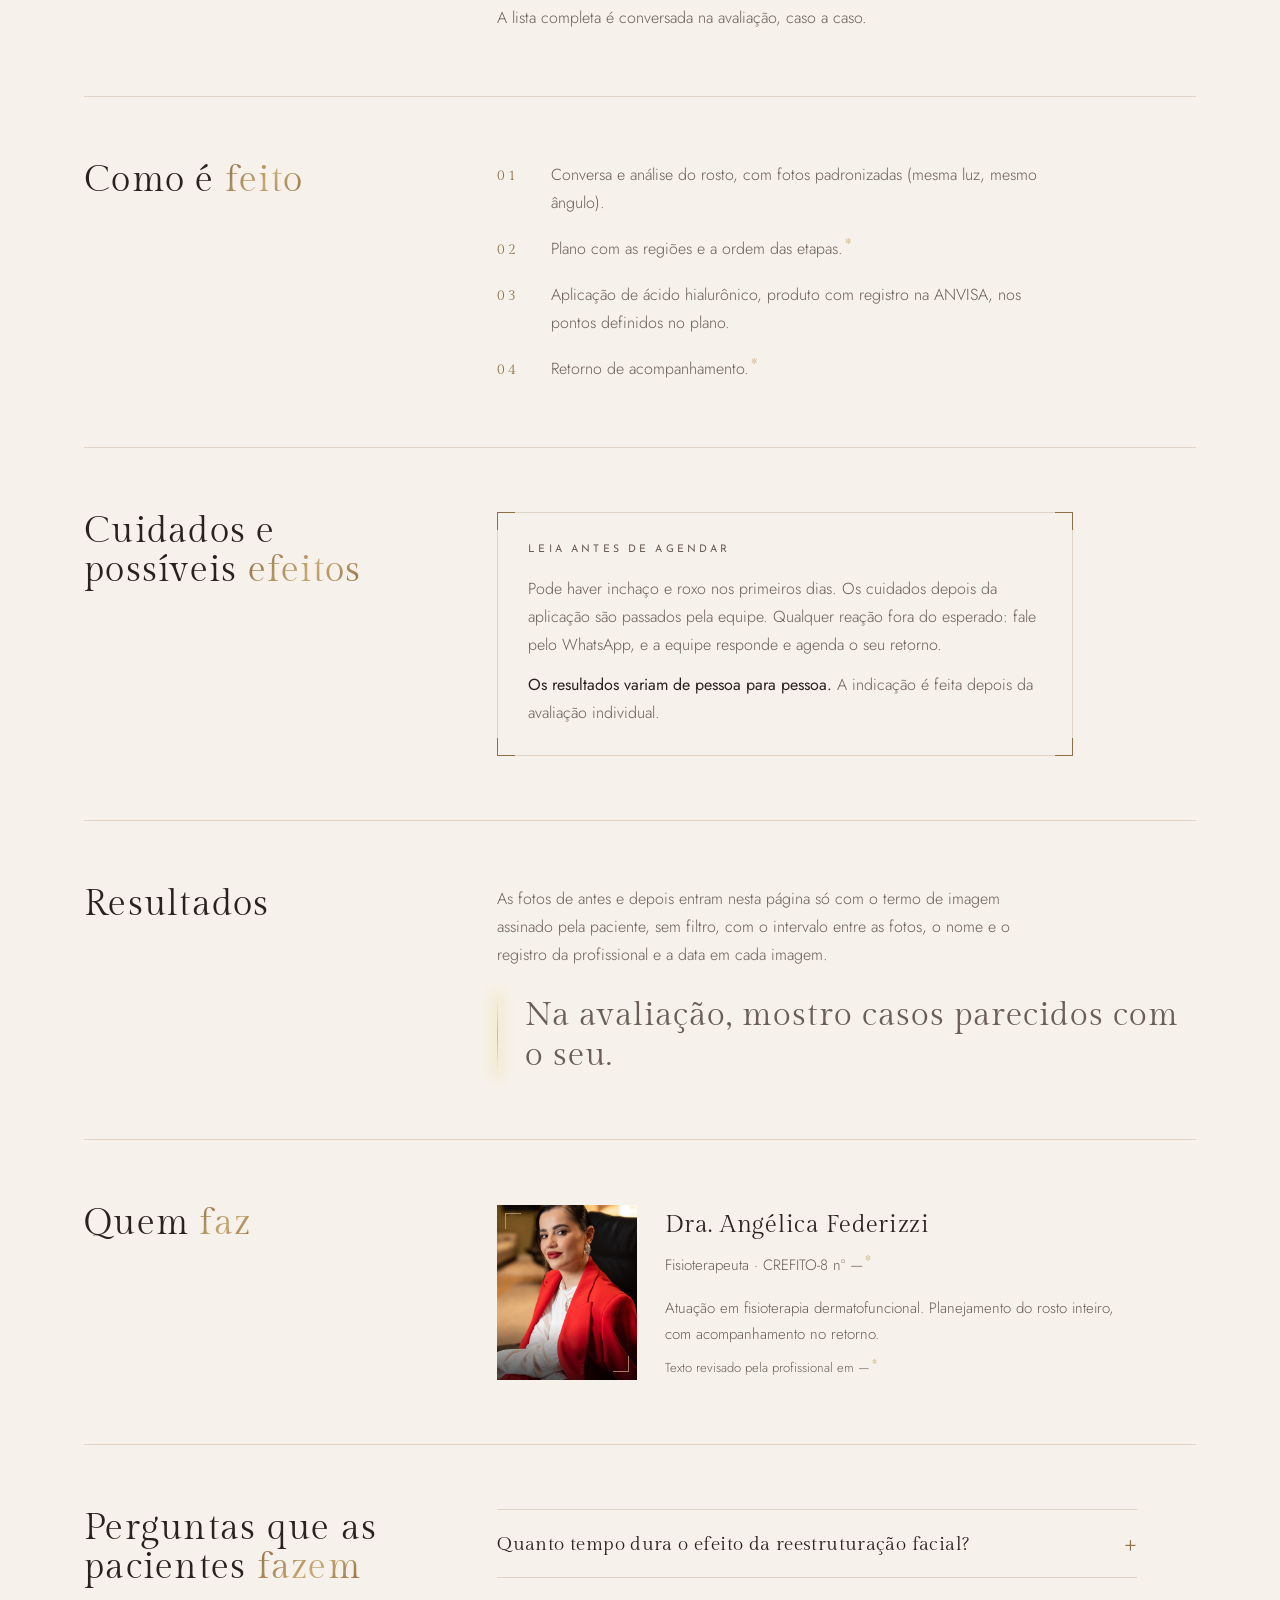
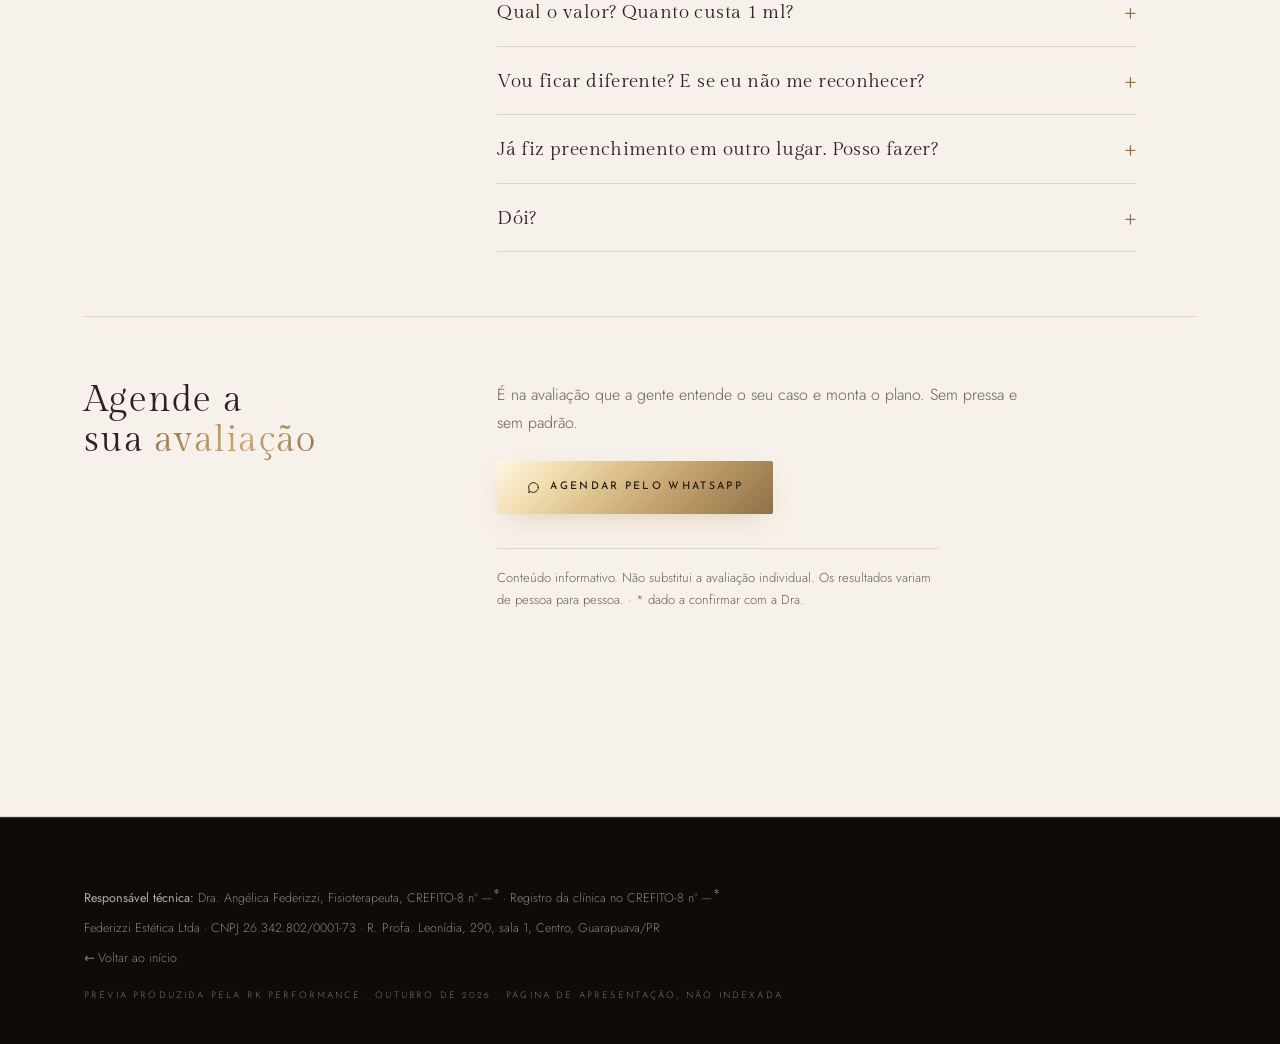
<file: reestruturacao-facial-guarapuava/index.html>
<!DOCTYPE html>
<html lang="pt-BR">
<head>
<meta charset="utf-8">
<meta name="viewport" content="width=device-width, initial-scale=1, viewport-fit=cover">
<title>Reestruturação facial em Guarapuava · Instituto Angélica Federizzi</title>
<meta name="description" content="Planejamento do rosto inteiro, após avaliação individual, no Centro de Guarapuava. Dra. Angélica Federizzi, Fisioterapeuta.">
<meta name="robots" content="noindex, nofollow">
<meta name="theme-color" content="#140F0D">
<meta property="og:type" content="article">
<meta property="og:title" content="Reestruturação facial em Guarapuava · Instituto Angélica Federizzi">
<meta property="og:description" content="O rosto inteiro, não um ponto isolado. Avaliação individual antes de qualquer aplicação.">
<meta property="og:image" content="https://joaovitorrk.github.io/angelica-federizzi-site/media/og.jpg">
<meta property="og:locale" content="pt_BR">
<link rel="icon" href="data:image/svg+xml,%3Csvg xmlns='http://www.w3.org/2000/svg' viewBox='0 0 64 64'%3E%3Ccircle cx='32' cy='32' r='32' fill='%23140F0D'/%3E%3Crect x='31' y='10' width='2' height='44' fill='%23C9A771'/%3E%3C/svg%3E">
<link rel="preconnect" href="https://fonts.googleapis.com">
<link rel="preconnect" href="https://fonts.gstatic.com" crossorigin>
<link href="https://fonts.googleapis.com/css2?family=Gilda+Display&family=Josefin+Sans:wght@300;400;500&family=Jost:wght@300;400;500&family=Bodoni+Moda:opsz,wght@6..96,400&display=swap" rel="stylesheet">
<link rel="stylesheet" href="../assets/site.css">
</head>
<body class="pagina">
<div class="grao" aria-hidden="true"></div>

<div class="aviso"><span class="longo">Prévia · RK Performance · textos e dados a confirmar com a Dra. Angélica</span><span class="curto">Prévia · RK Performance · a confirmar</span></div>

<header class="topo solido" id="topo">
  <nav class="esq" aria-label="Seções">
    <a class="lk" href="../#sobre">A Dra.</a>
    <a class="lk" href="../#metodo">Como funciona</a>
    <a class="lk" href="../#tratamentos">Tratamentos</a>
  </nav>
  <a class="marca" href="../" aria-label="Instituto Angélica Federizzi, início"><span class="n">Angélica Federizzi</span><span class="i">Instituto</span><span class="fio"></span></a>
  <nav class="dir" aria-label="Seções">
    <a class="lk" href="../#instituto">O Instituto</a>
    <a class="lk" href="../#avaliacoes">Avaliações</a>
    <a class="btn linha" href="#" data-demo="wa" data-msg="Olá! Vim pelo site — Reestruturação facial. Quero agendar uma avaliação." style="padding:13px 22px">Agendar</a>
  </nav>
</header>

<main>
<section class="on-deep pagina-topo">
  <div class="wrap">
    <a class="voltar" href="../#tratamentos">← Tratamentos · Rosto</a>
    <p class="rot">Sustentação e contorno</p>
    <h1>Reestruturação facial: o rosto inteiro, não um ponto <em>isolado</em>.</h1>
    <p class="lede">Muitas pacientes chegam achando que o problema é a papada, a olheira ou o bigode chinês. Na maioria das vezes, o que falta é sustentação e contorno. Por isso a reestruturação começa por uma avaliação do rosto inteiro: onde, quanto e por quê, antes de qualquer aplicação.</p>
    <dl class="ficha" aria-label="Ficha rápida">
      <div><dt>Duração da sessão</dt><dd>—<sup class="conf" title="A confirmar">*</sup></dd></div>
      <div><dt>Anestesia</dt><dd>Tópica, quando indicada<sup class="conf" title="A confirmar">*</sup></dd></div>
      <div><dt>Volta à rotina</dt><dd>—<sup class="conf" title="A confirmar">*</sup></dd></div>
      <div><dt>Quando aparece</dt><dd>—<sup class="conf" title="A confirmar">*</sup></dd></div>
      <div><dt>Quanto costuma durar</dt><dd>Varia com a região e o organismo</dd></div>
      <div><dt>Sessões</dt><dd>Em etapas, definidas no plano</dd></div>
    </dl>
    <p class="nota-conf">* dado a confirmar com a Dra. · sem preço no site: os valores são passados na avaliação</p>
  </div>
</section>

<section class="on-light pat">
  <div class="wrap">

    <div class="bloco">
      <h2 class="rv">Para que <em>serve</em></h2>
      <div class="texto rv d1">
        <ul class="lista">
          <li>Perda de sustentação e de contorno do rosto.</li>
          <li>Aspecto cansado, mesmo descansada.</li>
          <li>Perfil e linha da mandíbula pouco definidos.</li>
          <li>Quem já fez preenchimentos isolados e sente que "algo ainda não está em harmonia".</li>
        </ul>
      </div>
    </div>

    <div class="bloco">
      <h2 class="rv">Para quem não é <em>indicado</em></h2>
      <div class="texto rv d1">
        <ul class="lista">
          <li>Gestação e amamentação.<sup class="conf" title="A confirmar">*</sup></li>
          <li>Infecção ou inflamação ativa na região.<sup class="conf" title="A confirmar">*</sup></li>
          <li>Quem procura mudar a própria identidade: o objetivo aqui é o contrário.</li>
        </ul>
        <p style="margin-top:16px">A lista completa é conversada na avaliação, caso a caso.</p>
      </div>
    </div>

    <div class="bloco">
      <h2 class="rv">Como é <em>feito</em></h2>
      <div class="texto rv d1">
        <ol class="passos">
          <li><span>Conversa e análise do rosto, com fotos padronizadas (mesma luz, mesmo ângulo).</span></li>
          <li><span>Plano com as regiões e a ordem das etapas.<sup class="conf" title="Plano por escrito: a confirmar">*</sup></span></li>
          <li><span>Aplicação de ácido hialurônico, produto com registro na ANVISA, nos pontos definidos no plano.</span></li>
          <li><span>Retorno de acompanhamento.<sup class="conf" title="Prazo a confirmar">*</sup></span></li>
        </ol>
      </div>
    </div>

    <div class="bloco">
      <h2 class="rv">Cuidados e possíveis <em>efeitos</em></h2>
      <div class="texto rv d1">
        <div class="caixa"><span class="k k1"></span><span class="k k2"></span><span class="k k3"></span><span class="k k4"></span>
          <p class="rot" style="margin-bottom:12px">Leia antes de agendar</p>
          <p>Pode haver inchaço e roxo nos primeiros dias. Os cuidados depois da aplicação são passados pela equipe. Qualquer reação fora do esperado: fale pelo WhatsApp, e a equipe responde e agenda o seu retorno.</p>
          <p style="margin-top:12px"><b>Os resultados variam de pessoa para pessoa.</b> A indicação é feita depois da avaliação individual.</p>
        </div>
      </div>
    </div>

    <div class="bloco">
      <h2 class="rv">Resultados</h2>
      <div class="texto rv d1">
        <p>As fotos de antes e depois entram nesta página só com o termo de imagem assinado pela paciente, sem filtro, com o intervalo entre as fotos, o nome e o registro da profissional e a data em cada imagem.</p>
        <p class="frase" style="margin-top:26px">Na avaliação, mostro casos parecidos com o seu.</p>
      </div>
    </div>

    <div class="bloco">
      <h2 class="rv">Quem <em>faz</em></h2>
      <div class="texto rv d1">
        <div class="quem-faz">
          <div class="ph r45"><img src="../media/retrato.jpg" width="900" height="1125" alt="Dra. Angélica Federizzi" loading="lazy"><span class="k k1" style="width:16px;height:16px;top:8px;left:8px"></span><span class="k k4" style="width:16px;height:16px;bottom:8px;right:8px"></span></div>
          <div>
            <b>Dra. Angélica Federizzi</b>
            <p>Fisioterapeuta · CREFITO-8 nº —<sup class="conf" title="A confirmar">*</sup></p>
            <p>Atuação em fisioterapia dermatofuncional. Planejamento do rosto inteiro, com acompanhamento no retorno.</p>
            <p style="margin-top:10px;font-size:13px">Texto revisado pela profissional em —<sup class="conf" title="Data a confirmar">*</sup></p>
          </div>
        </div>
      </div>
    </div>

    <div class="bloco">
      <h2 class="rv">Perguntas que as pacientes <em>fazem</em></h2>
      <div class="texto rv d1">
        <div class="faq">
          <details><summary>Quanto tempo dura o efeito da reestruturação facial?</summary><p>Depende da região tratada, do produto escolhido e do seu organismo. No plano eu explico o que esperar no seu caso, e o acompanhamento serve justamente para isso: ver o resultado amadurecer com o tempo.</p></details>
          <details><summary>Qual o valor? Quanto custa 1 ml?</summary><p>O valor depende do plano, e o plano depende da avaliação. Não existe uma quantidade padrão para todo rosto. Os valores são passados individualmente, no consultório.</p></details>
          <details><summary>Vou ficar diferente? E se eu não me reconhecer?</summary><p>O objetivo não é parecer outra pessoa. É devolver sustentação e equilíbrio ao que já é seu. O planejamento é feito para você continuar se reconhecendo no espelho.</p></details>
          <details><summary>Já fiz preenchimento em outro lugar. Posso fazer?</summary><p>Pode, depois de avaliar o que já foi feito. Por isso a avaliação vem antes de qualquer aplicação.<sup class="conf" title="A confirmar">*</sup></p></details>
          <details><summary>Dói?</summary><p>Resposta da Dra. a confirmar.<sup class="conf" title="A confirmar">*</sup></p></details>
        </div>
      </div>
    </div>

    <div class="bloco">
      <h2 class="rv">Agende a sua <em>avaliação</em></h2>
      <div class="texto rv d1">
        <p>É na avaliação que a gente entende o seu caso e monta o plano. Sem pressa e sem padrão.</p>
        <div class="acoes" style="margin-top:24px">
          <a class="btn" href="#" data-demo="wa" data-msg="Olá! Vim pelo site — Reestruturação facial. Quero agendar uma avaliação."><svg viewBox="0 0 24 24" fill="none" stroke="currentColor" stroke-width="1.8" stroke-linecap="round" stroke-linejoin="round" aria-hidden="true"><path d="M21 12a9 9 0 0 1-13.3 7.9L3 21l1.2-4.5A9 9 0 1 1 21 12z"/></svg>Agendar pelo WhatsApp</a>
        </div>
        <p class="aviso-info">Conteúdo informativo. Não substitui a avaliação individual. Os resultados variam de pessoa para pessoa. · * dado a confirmar com a Dra.</p>
      </div>
    </div>

  </div>
</section>
</main>

<footer>
  <div class="wrap">
    <div class="legal" style="margin-top:0;padding-top:0;border-top:0">
      <p><b>Responsável técnica:</b> Dra. Angélica Federizzi, Fisioterapeuta, CREFITO-8 nº —<sup class="conf">*</sup> · Registro da clínica no CREFITO-8 nº —<sup class="conf">*</sup></p>
      <p>Federizzi Estética Ltda · CNPJ 26.342.802/0001-73 · R. Profa. Leonídia, 290, sala 1, Centro, Guarapuava/PR</p>
      <p><a href="../">← Voltar ao início</a></p>
    </div>
    <p class="rk">Prévia produzida pela RK Performance · outubro de 2026 · página de apresentação, não indexada</p>
  </div>
</footer>

<a class="flut" href="#" data-demo="wa" data-msg="Olá! Vim pelo site — Reestruturação facial. Quero agendar uma avaliação." aria-label="Agendar pelo WhatsApp"><svg viewBox="0 0 24 24" fill="none" stroke="currentColor" stroke-width="1.8" stroke-linecap="round" stroke-linejoin="round" aria-hidden="true"><path d="M21 12a9 9 0 0 1-13.3 7.9L3 21l1.2-4.5A9 9 0 1 1 21 12z"/></svg></a>

<dialog class="demo" id="demo" aria-labelledby="demo-tit">
  <div class="in">
    <p class="rot">Prévia de apresentação</p>
    <h3 id="demo-tit">Agendar pelo WhatsApp</h3>
    <p id="demo-txt">No site final, este botão abre o WhatsApp do Instituto com a mensagem já escrita:</p>
    <blockquote id="demo-msg">Olá! Vim pelo site — Reestruturação facial. Quero agendar uma avaliação.</blockquote>
    <div class="acoes">
      <a class="btn" href="https://wa.me/5542999246208?text=Vi%20a%20pr%C3%A9via%20do%20site%20do%20Instituto%20Ang%C3%A9lica%20Federizzi" target="_blank" rel="noopener">Falar com a RK</a>
      <button class="btn linha" type="button" data-fecha>Fechar</button>
    </div>
  </div>
</dialog>

<script src="../assets/site.js"></script>
</body>
</html>
</file>
<file: assets/site.css>
/* Instituto Angélica Federizzi · prévia RK Performance · v2 (06/10/2026)
   Linguagem: noite de madeira e bronze. Fundo café-preto com névoa, seções em marfim quente,
   display fino e espaçado, dourado só em fios, cantoneiras nas fotos, nenhuma caixa com borda cheia. */
:root{
  --noite:#140F0D; --noite-2:#1A1310; --noite-3:#231A16;
  --marfim:#F6F1EA; --marfim-2:#EFE7DC;
  --ink:#2A2220; --ink-2:#6B5E57; --ink-3:#8E8078;
  --papel:#F1E9DF; --papel-2:#BBAC9C; --papel-3:#8E8176;
  --gold:#C9A771; --gold-2:#E9D6AB; --gold-3:#8F7046; --bronze:#8C7352;
  --ambar:#F4B837; --vermelho:#B8021C;
  --hair:rgba(201,167,113,.26); --hair-light:rgba(143,112,70,.22);
  --gold-grad:linear-gradient(135deg,#FFF7E3 0%,#F0DCAE 22%,#C9A771 58%,#8F7046 100%);
  --display:"Gilda Display","Bodoni Moda",Georgia,serif;
  --caps:"Josefin Sans","Jost",system-ui,sans-serif;
  --sans:"Jost",system-ui,-apple-system,"Segoe UI",sans-serif;
  --pad:clamp(22px,5vw,80px); --max:1240px; --topo:76px; --aviso:26px;
}
*{box-sizing:border-box;margin:0;padding:0}
html{scroll-behavior:smooth;-webkit-text-size-adjust:100%}
body{background:var(--noite);color:var(--papel);font-family:var(--sans);font-size:16px;line-height:1.75;font-weight:300;
  font-variant-numeric:lining-nums;-webkit-font-smoothing:antialiased;overflow-x:hidden}
img,video{display:block;max-width:100%}
a{color:inherit;text-decoration:none}
button{font:inherit;color:inherit;background:none;border:0;cursor:pointer}
h1,h2,h3{font-family:var(--display);font-weight:400;line-height:1.1;letter-spacing:.035em;text-wrap:balance}
h1 em,h2 em,h3 em,.ouro{font-style:normal;background:var(--gold-grad);-webkit-background-clip:text;background-clip:text;color:transparent}
p{text-wrap:pretty}
.wrap{max-width:var(--max);margin:0 auto;padding:0 var(--pad);position:relative;z-index:1}
::selection{background:var(--gold);color:var(--noite)}

/* rótulos e ornamentos */
.rot{font-family:var(--caps);font-size:10.5px;font-weight:400;letter-spacing:.3em;text-transform:uppercase;color:var(--gold);margin-bottom:22px}
.orn{display:flex;flex-direction:column;align-items:center;gap:0;margin-bottom:22px;color:var(--gold)}
.orn::before{content:"";width:1px;height:44px;background:linear-gradient(transparent,var(--gold));opacity:.8}
.orn i{width:5px;height:5px;border-radius:50%;background:var(--ambar);box-shadow:0 0 10px 2px rgba(244,184,55,.45);display:block;margin-top:2px}
.orn.c{justify-content:center}
.centro{text-align:center}
.centro .rot{margin-top:18px}
sup.conf{font-family:var(--display);color:var(--gold);font-size:.85em;line-height:0;vertical-align:.35em;margin-left:2px;cursor:help}
.nota-conf{font-family:var(--caps);font-size:9.5px;letter-spacing:.22em;text-transform:uppercase;color:var(--papel-3);margin-top:26px}
.on-light .nota-conf{color:var(--ink-3)}

/* grão de filme e névoa */
.grao{position:fixed;inset:-50%;pointer-events:none;z-index:70;opacity:.1;mix-blend-mode:soft-light;
  background-image:url("data:image/svg+xml,%3Csvg xmlns='http://www.w3.org/2000/svg' width='220' height='220'%3E%3Cfilter id='n'%3E%3CfeTurbulence type='fractalNoise' baseFrequency='.85' numOctaves='3' stitchTiles='stitch'/%3E%3C/filter%3E%3Crect width='100%25' height='100%25' filter='url(%23n)'/%3E%3C/svg%3E");
  animation:grao 1.2s steps(6) infinite}
@keyframes grao{0%{transform:translate(0,0)}20%{transform:translate(-3%,2%)}40%{transform:translate(2%,-3%)}60%{transform:translate(-2%,-1%)}80%{transform:translate(3%,3%)}100%{transform:translate(0,0)}}

/* aviso de prévia */
.aviso{position:fixed;top:0;left:0;right:0;z-index:62;height:var(--aviso);display:flex;align-items:center;justify-content:center;padding:0 12px;
  background:#0D0908;color:var(--gold);font-family:var(--caps);font-size:9.5px;letter-spacing:.2em;text-transform:uppercase;text-align:center;white-space:nowrap;overflow:hidden;text-overflow:ellipsis}
.aviso .curto{display:none}

/* abertura cinematográfica (só com JS) */
.intro{display:none}
.js .intro{display:grid;position:fixed;inset:0;z-index:90;background:var(--noite);place-items:center;pointer-events:none;animation:intro-sai .7s 1.6s ease both}
.intro .nome{font-family:var(--display);color:var(--papel);font-size:clamp(24px,3.6vw,40px);letter-spacing:.14em;text-transform:uppercase;text-align:center;animation:intro-nome 1.2s .15s ease both}
.intro .nome small{display:block;font-family:var(--caps);font-size:10px;letter-spacing:.42em;color:var(--gold);margin-top:14px}
.intro .luz{position:absolute;left:50%;top:0;bottom:0;width:1px;transform-origin:50% 0;background:linear-gradient(transparent,var(--gold) 22%,var(--gold) 78%,transparent);box-shadow:0 0 18px 2px rgba(201,167,113,.45);animation:luz-cresce 1.3s .1s cubic-bezier(.2,.7,.2,1) both}
@keyframes intro-nome{from{opacity:0;letter-spacing:.3em}to{opacity:1;letter-spacing:.14em}}
@keyframes luz-cresce{from{transform:scaleY(0)}to{transform:scaleY(1)}}
@keyframes intro-sai{to{opacity:0;visibility:hidden}}

/* topo */
.topo{position:fixed;top:var(--aviso);left:0;right:0;z-index:60;height:var(--topo);display:grid;grid-template-columns:1fr auto 1fr;align-items:center;
  padding:0 var(--pad);color:var(--papel);transition:background .4s,box-shadow .4s}
.topo.solido{background:rgba(20,15,13,.9);backdrop-filter:blur(12px);-webkit-backdrop-filter:blur(12px);box-shadow:0 1px 0 var(--hair)}
.topo nav{display:flex;align-items:center;gap:30px}
.topo nav.dir{justify-content:flex-end}
.topo nav a{font-family:var(--caps);font-size:10.5px;letter-spacing:.24em;text-transform:uppercase;color:var(--papel);opacity:.85;transition:color .3s,opacity .3s}
.topo nav a:hover{color:var(--gold);opacity:1}
.topo .marca{text-align:center;line-height:1}
.topo .marca .n{display:block;font-family:var(--display);font-size:15px;letter-spacing:.26em;text-transform:uppercase;color:var(--papel)}
.topo .marca .i{display:block;font-family:var(--caps);font-size:8px;letter-spacing:.5em;text-transform:uppercase;color:var(--gold);margin-top:7px}
.topo .marca .fio{display:block;width:26px;height:1px;background:var(--gold);margin:8px auto 0;opacity:.7}
.topo .menu{display:none}

/* botões */
.btn{display:inline-flex;align-items:center;justify-content:center;gap:10px;font-family:var(--caps);font-size:10.5px;font-weight:500;letter-spacing:.22em;text-transform:uppercase;
  padding:17px 30px;border-radius:2px;background:var(--gold-grad);color:#241A12;box-shadow:0 10px 30px -14px rgba(201,167,113,.7);transition:transform .35s,box-shadow .35s,filter .35s;white-space:nowrap}
.btn:hover{transform:translateY(-1px);box-shadow:0 16px 36px -14px rgba(201,167,113,.85);filter:brightness(1.04)}
.btn svg{width:13px;height:13px}
.btn.linha{background:transparent;color:var(--papel);border:1px solid var(--gold);box-shadow:none}
.btn.linha:hover{background:rgba(201,167,113,.1)}
.on-light .btn.linha{color:var(--ink)}
.on-light .btn.linha:hover{background:rgba(143,112,70,.08)}
.acoes{display:flex;flex-wrap:wrap;gap:14px;align-items:center}

/* primeira tela */
.hero{position:relative;min-height:100svh;display:flex;align-items:center;overflow:hidden;background:var(--noite);padding:calc(var(--aviso) + var(--topo) + 40px) 0 120px;isolation:isolate}
.hero .bg{position:absolute;inset:0;z-index:-3;overflow:hidden}
.hero .bg img{width:100%;height:100%;object-fit:cover;object-position:72% 0;transform-origin:62% 0;animation:kb 26s ease-out both;filter:saturate(.92) contrast(1.04)}
@keyframes kb{from{transform:scale(1)}to{transform:scale(1.08)}}
.hero .veu{position:absolute;inset:0;z-index:-2;background:
  linear-gradient(90deg,rgba(20,15,13,.96) 0%,rgba(20,15,13,.86) 28%,rgba(20,15,13,.42) 52%,rgba(20,15,13,.05) 72%,rgba(20,15,13,.35) 100%),
  linear-gradient(0deg,rgba(20,15,13,.95) 0%,rgba(20,15,13,.3) 26%,rgba(20,15,13,0) 52%,rgba(20,15,13,.5) 100%)}
.hero .nevoa{position:absolute;inset:0;z-index:-1;background:radial-gradient(60% 50% at 18% 70%,rgba(201,167,113,.10),transparent 70%)}
.hero .wrap{width:100%}
.hero .conteudo{max-width:600px}
.hero h1{font-size:clamp(46px,6.4vw,92px);letter-spacing:.06em;line-height:1.02;margin:0 0 26px}
.hero h1 span{display:block}
.hero .sub{font-size:clamp(16px,1.25vw,18.5px);color:var(--papel-2);max-width:31em;margin-bottom:30px}
.hero .quem{font-family:var(--caps);font-size:10.5px;letter-spacing:.26em;text-transform:uppercase;color:var(--gold);margin-bottom:34px;line-height:2}
.hero .google{display:inline-flex;align-items:center;gap:10px;margin-top:30px;font-family:var(--caps);font-size:10.5px;letter-spacing:.2em;text-transform:uppercase;color:var(--papel-2)}
.hero .google b{font-family:var(--display);font-size:22px;letter-spacing:.02em;color:var(--papel);font-weight:400}
.hero .google .est{color:var(--gold);letter-spacing:.12em;font-size:11px}
.hero .google:hover{color:var(--gold)}
/* fio de luz âmbar na margem direita (o LED da sala de fotos dela), com o nome na vertical */
.fio-luz{position:absolute;z-index:2;top:calc(var(--aviso) + var(--topo) + 30px);bottom:30px;right:max(28px,calc((100vw - 1240px) / 2 + 20px));width:1px;pointer-events:none;
  background:linear-gradient(transparent,var(--ambar) 18%,var(--ambar) 82%,transparent);box-shadow:0 0 16px 2px rgba(244,184,55,.35);opacity:.75;transform-origin:50% 0}
.js .fio-luz{animation:luz-cresce 1.8s 1.2s cubic-bezier(.2,.7,.2,1) both}
.fio-luz span{position:absolute;top:50%;right:14px;transform:translateY(-50%) rotate(180deg);writing-mode:vertical-rl;font-family:var(--caps);font-size:9.5px;letter-spacing:.42em;text-transform:uppercase;color:var(--gold);white-space:nowrap;opacity:.9}
/* convite para rolar: um ponto de luz descendo por um fio, na margem esquerda */
.cue{position:absolute;left:var(--pad);bottom:34px;z-index:2;display:flex;align-items:flex-end;gap:12px;font-family:var(--caps);font-size:9.5px;letter-spacing:.34em;text-transform:uppercase;color:var(--gold)}
.cue i{display:block;width:1px;height:64px;background:linear-gradient(transparent,rgba(201,167,113,.6));position:relative;overflow:visible}
.cue i::after{content:"";position:absolute;left:-2px;top:0;width:5px;height:5px;border-radius:50%;background:var(--ambar);box-shadow:0 0 10px 2px rgba(244,184,55,.6);animation:desce 2.4s ease-in-out infinite}
.cue span{writing-mode:vertical-rl;transform:rotate(180deg);line-height:1}
@keyframes desce{0%{transform:translateY(0);opacity:0}30%{opacity:1}100%{transform:translateY(60px);opacity:0}}

/* seções */
section{position:relative;padding:clamp(88px,11vw,140px) 0}
.on-dark{background:var(--noite);color:var(--papel)}
.on-deep{background:radial-gradient(130% 90% at 50% 0%,#2A1E18 0%,var(--noite) 70%);color:var(--papel)}
.on-light{background:var(--marfim);color:var(--ink);border-top:1px solid var(--hair-light);border-bottom:1px solid var(--hair-light)}
.on-light .rot{color:var(--gold-3)}
.on-light .orn{color:var(--gold-3)}
.on-light .orn::before,.on-light .orn::after{background:var(--gold-3)}
.on-light .orn i{border-color:var(--gold-3)}
.on-light h1 em,.on-light h2 em,.on-light h3 em{background:linear-gradient(135deg,#8F7046,#C9A771 55%,#8F7046);-webkit-background-clip:text;background-clip:text}
.on-light .pat::before{content:"";position:absolute;inset:0;z-index:0;pointer-events:none;opacity:.05;
  background-image:url("data:image/svg+xml,%3Csvg xmlns='http://www.w3.org/2000/svg' width='120' height='120' viewBox='0 0 120 120'%3E%3Cg fill='none' stroke='%238F7046' stroke-width='.8'%3E%3Ccircle cx='60' cy='60' r='40'/%3E%3Ccircle cx='60' cy='60' r='18'/%3E%3Cpath d='M60 0v20M60 100v20M0 60h20M100 60h20'/%3E%3C/g%3E%3C/svg%3E");background-size:120px}
h2{font-size:clamp(34px,3.9vw,58px);margin-bottom:26px;max-width:14em}
.lede{font-size:clamp(16px,1.2vw,18px);color:var(--papel-2);max-width:36em}
.on-light .lede{color:var(--ink-2)}
.grade{display:grid;grid-template-columns:5fr 7fr;gap:clamp(36px,7vw,110px);align-items:center}
.grade.inv{grid-template-columns:7fr 5fr}
.texto p{color:var(--papel-2);max-width:34em}
.on-light .texto p{color:var(--ink-2)}
.texto p+p{margin-top:16px}
.hairlist{list-style:none;margin-top:36px;max-width:34em}
.hairlist li{display:flex;gap:14px;align-items:baseline;padding:14px 0;border-top:1px solid var(--hair-light);font-size:15px;color:var(--ink)}
.on-dark .hairlist li,.on-deep .hairlist li{border-color:var(--hair);color:var(--papel)}
.hairlist li:last-child{border-bottom:1px solid var(--hair-light)}
.on-dark .hairlist li:last-child,.on-deep .hairlist li:last-child{border-color:var(--hair)}
.hairlist li::before{content:"";width:6px;height:6px;border:1px solid var(--gold-3);transform:rotate(45deg);flex:none;position:relative;top:-1px}
.on-dark .hairlist li::before,.on-deep .hairlist li::before{border-color:var(--gold)}

/* foto com cantoneiras */
.ph{position:relative;overflow:hidden}
.ph img,.ph video{width:100%;height:100%;object-fit:cover}
.ph.r45{aspect-ratio:4/5}
.ph.r34{aspect-ratio:3/4}
.ph .k{position:absolute;width:28px;height:28px;border:1px solid var(--gold);opacity:.75;z-index:2;pointer-events:none}
.ph .k1{top:14px;left:14px;border-right:0;border-bottom:0}
.ph .k2{top:14px;right:14px;border-left:0;border-bottom:0}
.ph .k3{bottom:14px;left:14px;border-right:0;border-top:0}
.ph .k4{bottom:14px;right:14px;border-left:0;border-top:0}
.ph .sombra{position:absolute;inset:0;background:linear-gradient(180deg,rgba(20,15,13,0) 60%,rgba(20,15,13,.55));pointer-events:none}
.ph-wrap{position:relative;max-width:520px;margin:0 auto}
.ph-wrap .leg{margin-top:14px;font-family:var(--caps);font-size:9.5px;letter-spacing:.3em;text-transform:uppercase;color:var(--gold-3);text-align:center}
.on-dark .ph-wrap .leg,.on-deep .ph-wrap .leg{color:var(--gold)}
.ph-wrap .luz{position:absolute;top:-6%;bottom:-6%;right:-26px;width:1px;background:linear-gradient(transparent,var(--ambar) 20%,var(--ambar) 80%,transparent);box-shadow:0 0 18px 2px rgba(244,184,55,.4);opacity:.85}

/* vídeo em quadro fino (vertical) */
.vid{position:relative;border:1px solid var(--hair);border-radius:22px;overflow:hidden;background:#000;box-shadow:0 50px 90px -40px rgba(0,0,0,.9);max-width:380px;margin:0 auto}
.vid video{width:100%;height:100%;object-fit:cover;pointer-events:none;aspect-ratio:3/4}
.vid.r45 video{aspect-ratio:4/5}
video::-webkit-media-controls,video::-webkit-media-controls-panel,video::-webkit-media-controls-overlay-play-button,video::-webkit-media-controls-start-playback-button{display:none!important;-webkit-appearance:none;opacity:0}
.vid .leg{position:absolute;left:0;right:0;bottom:0;padding:60px 22px 22px;text-align:center;background:linear-gradient(transparent,rgba(20,15,13,.9));pointer-events:none}
.vid .leg small{display:block;font-family:var(--caps);font-size:9.5px;letter-spacing:.32em;text-transform:uppercase;color:var(--gold);margin-bottom:8px}
.vid .leg b{display:block;font-family:var(--display);font-weight:400;font-size:22px;letter-spacing:.04em;color:var(--papel)}
.som{position:absolute;top:16px;right:16px;z-index:3;display:flex;align-items:center;gap:8px;border-radius:999px;background:rgba(20,15,13,.6);backdrop-filter:blur(6px);-webkit-backdrop-filter:blur(6px);
  padding:9px 14px 9px 11px;color:var(--papel);font-family:var(--caps);font-size:9.5px;letter-spacing:.22em;text-transform:uppercase;border:1px solid var(--hair);transition:background .3s,color .3s}
.som:hover{background:var(--gold);color:var(--noite)}
.som svg{width:15px;height:15px}
.som .alto,.som[aria-pressed="true"] .mudo{display:none}
.som[aria-pressed="true"] .alto{display:block}
.som[aria-pressed="true"]{background:var(--gold);color:var(--noite);border-color:var(--gold)}

/* etapas (como funciona) */
.etapas{display:grid;grid-template-columns:1fr 1fr;gap:34px 40px;margin-top:44px;list-style:none}
.etapas li{padding-top:18px;border-top:1px solid var(--hair)}
.etapas .n{font-family:var(--display);font-size:13px;letter-spacing:.3em;color:var(--gold);display:block;margin-bottom:12px}
.etapas h3{font-size:22px;margin-bottom:8px;letter-spacing:.04em}
.etapas p{color:var(--papel-2);font-size:15px;max-width:24em}

/* tratamentos (lista editorial) */
.lista-trat{display:grid;grid-template-columns:1fr 1fr;gap:0 clamp(32px,6vw,90px);margin-top:56px}
.trat{display:grid;grid-template-columns:44px 1fr auto;gap:18px;align-items:baseline;padding:26px 0;border-top:1px solid var(--hair-light);color:var(--ink);transition:color .3s}
.trat:nth-last-child(-n+2){border-bottom:1px solid var(--hair-light)}
.trat .n{font-family:var(--display);font-size:13px;letter-spacing:.2em;color:var(--gold-3)}
.trat h3{font-size:clamp(22px,2vw,27px);letter-spacing:.03em;margin-bottom:6px}
.trat .g{font-family:var(--caps);font-size:9.5px;letter-spacing:.28em;text-transform:uppercase;color:var(--gold-3);display:block;margin-bottom:10px}
.trat p{font-size:15px;color:var(--ink-2);max-width:26em}
.trat .seta{width:34px;height:34px;border:1px solid var(--gold-3);border-radius:50%;display:grid;place-items:center;color:var(--gold-3);transition:background .3s,color .3s,transform .4s;align-self:center}
.trat .seta svg{width:13px;height:13px}
a.trat:hover .seta{background:var(--gold-3);color:var(--marfim);transform:rotate(-45deg)}
a.trat:hover h3{color:var(--gold-3)}
.trat .breve{font-family:var(--caps);font-size:8.5px;letter-spacing:.26em;text-transform:uppercase;color:var(--ink-3);align-self:center}

/* perguntas */
.perg{display:grid;grid-template-columns:1fr 1fr;gap:40px clamp(32px,6vw,90px);margin-top:50px}
.pg{padding-left:24px;border-left:1px solid var(--hair)}
.pg .q{font-family:var(--display);font-size:clamp(22px,1.9vw,27px);letter-spacing:.03em;line-height:1.25;margin-bottom:14px;color:var(--papel)}
.pg .q::before{content:"";display:inline-block;width:6px;height:6px;border:1px solid var(--gold);transform:rotate(45deg);margin-right:12px;position:relative;top:-4px}
.pg .r{color:var(--papel-2);font-size:15.5px;max-width:30em}

/* resultados (protocolo) */
.proto{display:grid;grid-template-columns:repeat(4,1fr);gap:28px;margin-top:50px;list-style:none}
.proto li{padding-top:18px;border-top:1px solid var(--hair-light)}
.proto .n{font-family:var(--display);font-size:22px;letter-spacing:.14em;color:var(--gold-3);display:block;margin-bottom:12px}
.proto b{display:block;font-weight:400;font-family:var(--display);font-size:19px;letter-spacing:.03em;color:var(--ink);margin-bottom:8px}
.proto p{font-size:14.5px;color:var(--ink-2)}
.frase{font-family:var(--display);font-size:clamp(24px,2.6vw,38px);letter-spacing:.03em;line-height:1.2;max-width:16em;margin-top:56px;position:relative;padding-left:28px}
.frase::before{content:"";position:absolute;left:0;top:0;bottom:0;width:1px;background:linear-gradient(transparent,var(--ambar),transparent);box-shadow:0 0 14px 2px rgba(244,184,55,.35)}

/* letreiro */
.letreiro{background:var(--noite-2);border-top:1px solid var(--hair);border-bottom:1px solid var(--hair);overflow:hidden;white-space:nowrap;padding:22px 0}
.letreiro .faixa{display:inline-flex;align-items:center;will-change:transform}
.letreiro span{margin-right:38px;font-family:var(--display);font-size:19px;letter-spacing:.08em;color:var(--papel-2)}
.letreiro span::after{content:"";display:inline-block;width:5px;height:5px;border:1px solid var(--gold);transform:rotate(45deg);margin-left:38px;position:relative;top:-3px}

/* avaliações */
.aval .nota{font-family:var(--display);font-size:clamp(110px,18vw,220px);line-height:.95;letter-spacing:-.01em;margin:10px 0 6px}
.aval .est{color:var(--gold);letter-spacing:.34em;font-size:16px;margin-bottom:14px}
.aval .leg{font-family:var(--caps);font-size:10.5px;letter-spacing:.3em;text-transform:uppercase;color:var(--papel-2);margin-bottom:36px}
.aval .obs{margin-top:28px;font-size:14px;color:var(--papel-3);max-width:34em;margin-left:auto;margin-right:auto}

/* o instituto */
.dados{list-style:none;margin-top:30px;display:grid;gap:14px;max-width:34em}
.dados li{display:grid;grid-template-columns:20px 1fr;gap:14px;align-items:start;font-size:15.5px;color:var(--ink-2)}
.dados svg{width:16px;height:16px;margin-top:6px;color:var(--gold-3)}

/* chamada final */
.cta{text-align:center}
.cta h2{margin-left:auto;margin-right:auto;font-size:clamp(38px,5vw,72px)}
.cta .lede{margin:0 auto 38px}
.cta .acoes{justify-content:center}
.cta .links{display:flex;flex-wrap:wrap;justify-content:center;gap:28px;margin-top:30px;font-family:var(--caps);font-size:10px;letter-spacing:.28em;text-transform:uppercase}
.cta .links a,.cta .links button{color:var(--gold);font-family:inherit;font-size:inherit;letter-spacing:inherit;text-transform:inherit;border-bottom:1px solid transparent;padding-bottom:4px;transition:border-color .3s}
.cta .links a:hover,.cta .links button:hover{border-color:var(--gold)}

/* rodapé */
footer{background:#0F0B09;color:var(--papel-2);padding:70px 0 40px;border-top:1px solid var(--hair);font-size:14px}
footer .cols{display:grid;grid-template-columns:1.6fr 1fr 1fr 1.3fr;gap:40px}
footer .marca .n{font-family:var(--display);font-size:18px;letter-spacing:.22em;text-transform:uppercase;color:var(--papel);display:block}
footer .marca .i{font-family:var(--caps);font-size:9px;letter-spacing:.46em;text-transform:uppercase;color:var(--gold);display:block;margin:8px 0 18px}
footer .marca p{max-width:24em;color:var(--papel-2)}
footer h4{font-family:var(--caps);font-size:9.5px;font-weight:400;letter-spacing:.32em;text-transform:uppercase;color:var(--gold);margin-bottom:18px}
footer ul{list-style:none;display:grid;gap:10px}
footer li a:hover{color:var(--gold)}
footer .legal{margin-top:50px;padding-top:24px;border-top:1px solid var(--hair);display:grid;gap:8px;font-size:12.5px;color:var(--papel-3)}
footer .legal b{color:var(--papel-2);font-weight:400}
footer .rk{margin-top:18px;font-family:var(--caps);font-size:9px;letter-spacing:.24em;text-transform:uppercase;color:var(--papel-3)}

/* whatsapp flutuante */
.flut{position:fixed;right:22px;bottom:calc(22px + env(safe-area-inset-bottom,0px));z-index:64;width:56px;height:56px;border-radius:50%;background:var(--gold-grad);color:#241A12;display:grid;place-items:center;
  box-shadow:0 14px 34px -10px rgba(201,167,113,.8);transition:transform .35s}
.flut:hover{transform:translateY(-2px) scale(1.04)}
.flut svg{width:24px;height:24px}

/* revelação ao rolar */
.js .rv{opacity:0;transform:translateY(18px);transition:opacity 1s ease,transform 1s cubic-bezier(.2,.7,.2,1)}
.js .rv.in{opacity:1;transform:none}
.js .rv.d1{transition-delay:.12s}.js .rv.d2{transition-delay:.24s}.js .rv.d3{transition-delay:.36s}

/* aviso de demonstração */
dialog.demo{border:1px solid var(--hair);border-radius:4px;padding:0;max-width:min(92vw,480px);background:var(--noite-2);color:var(--papel);box-shadow:0 40px 90px -20px rgba(0,0,0,.9)}
dialog.demo::backdrop{background:rgba(10,7,6,.78);backdrop-filter:blur(4px)}
dialog.demo .in{padding:34px 34px 30px;position:relative}
dialog.demo h3{font-size:26px;margin-bottom:12px}
dialog.demo p{color:var(--papel-2);font-size:15px}
dialog.demo blockquote{margin:18px 0 26px;padding:14px 18px;border-left:1px solid var(--gold);background:rgba(201,167,113,.06);font-size:15px;color:var(--papel)}
dialog.demo .acoes{gap:12px}
dialog.demo .btn{padding:14px 22px;font-size:10px}

/* página de serviço */
.pagina-topo{padding:calc(var(--aviso) + var(--topo) + 70px) 0 80px}
.pagina-topo h1{font-size:clamp(40px,5.6vw,80px);max-width:12em;margin-bottom:24px}
.pagina-topo .lede{max-width:36em}
.voltar{font-family:var(--caps);font-size:10px;letter-spacing:.28em;text-transform:uppercase;color:var(--gold);display:inline-flex;gap:10px;align-items:center;margin-bottom:28px}
.voltar:hover{color:var(--gold-2)}
.ficha{display:grid;grid-template-columns:repeat(3,1fr);gap:0 40px;margin-top:50px;max-width:900px}
.ficha > div{padding:18px 0;border-top:1px solid var(--hair)}
.ficha dt{font-family:var(--caps);font-size:9.5px;letter-spacing:.3em;text-transform:uppercase;color:var(--gold);margin-bottom:8px}
.ficha dd{font-family:var(--display);font-size:19px;letter-spacing:.02em;color:var(--papel)}
.bloco{display:grid;grid-template-columns:minmax(220px,4fr) 8fr;gap:clamp(24px,5vw,90px);padding:clamp(40px,5vw,70px) 0;border-top:1px solid var(--hair-light)}
.bloco:first-child{border-top:0;padding-top:0}
.bloco h2{font-size:clamp(28px,2.8vw,40px)}
.lista{list-style:none;display:grid;gap:12px;max-width:34em}
.lista li{padding-left:22px;position:relative;color:var(--ink-2)}
.lista li::before{content:"";position:absolute;left:0;top:.8em;width:6px;height:6px;border:1px solid var(--gold-3);transform:rotate(45deg)}
.passos{list-style:none;counter-reset:p;display:grid;gap:18px;max-width:34em}
.passos li{counter-increment:p;display:grid;grid-template-columns:40px 1fr;gap:14px;align-items:baseline;color:var(--ink-2)}
.passos li::before{content:counter(p,decimal-leading-zero);font-family:var(--display);font-size:14px;letter-spacing:.2em;color:var(--gold-3)}
.caixa{position:relative;padding:28px 30px;max-width:36em;border:1px solid var(--hair-light)}
.caixa .k{position:absolute;width:18px;height:18px;border:1px solid var(--gold-3)}
.caixa .k1{top:-1px;left:-1px;border-right:0;border-bottom:0}.caixa .k2{top:-1px;right:-1px;border-left:0;border-bottom:0}
.caixa .k3{bottom:-1px;left:-1px;border-right:0;border-top:0}.caixa .k4{bottom:-1px;right:-1px;border-left:0;border-top:0}
.caixa p{color:var(--ink-2)}
.caixa b{font-weight:400;color:var(--ink)}
.faq{max-width:40em}
.faq details{border-top:1px solid var(--hair-light)}
.faq details:last-child{border-bottom:1px solid var(--hair-light)}
.faq summary{cursor:pointer;list-style:none;display:flex;justify-content:space-between;gap:20px;align-items:center;padding:20px 0;font-family:var(--display);font-size:clamp(18px,1.5vw,22px);letter-spacing:.02em;line-height:1.25;color:var(--ink)}
.faq summary::-webkit-details-marker{display:none}
.faq summary::after{content:"+";font-family:var(--sans);font-weight:300;font-size:22px;color:var(--gold-3);flex:none;transition:transform .3s}
.faq details[open] summary::after{transform:rotate(45deg)}
.faq details p{padding:0 0 22px;color:var(--ink-2);max-width:34em}
.quem-faz{display:grid;grid-template-columns:140px 1fr;gap:28px;align-items:center;max-width:40em}
.quem-faz b{display:block;font-family:var(--display);font-weight:400;font-size:24px;letter-spacing:.03em;margin-bottom:6px;color:var(--ink)}
.quem-faz p{color:var(--ink-2);font-size:15px}
.aviso-info{font-size:13px;color:var(--ink-3);border-top:1px solid var(--hair-light);padding-top:18px;max-width:40em;margin-top:34px}

/* celular */
@media (max-width:900px){
  :root{--topo:66px}
  .aviso .longo{display:none}.aviso .curto{display:inline}
  .topo{grid-template-columns:1fr auto}
  .topo nav.esq{display:none}
  .topo nav.dir a.lk{display:none}
  .topo .marca{text-align:left}
  .topo .marca .fio{margin:8px 0 0}
  .hero{padding-top:calc(var(--aviso) + var(--topo) + 20px);padding-bottom:110px;align-items:flex-end}
  .hero .bg img{object-position:50% 0;filter:saturate(.9) contrast(1.02)}
  .hero .veu{background:linear-gradient(0deg,rgba(20,15,13,.97) 0%,rgba(20,15,13,.9) 30%,rgba(20,15,13,.45) 52%,rgba(20,15,13,0) 68%,rgba(20,15,13,.4) 100%)}
  .hero{padding-bottom:84px}
  .hero .veu{background:linear-gradient(0deg,rgba(20,15,13,.97) 0%,rgba(20,15,13,.92) 32%,rgba(20,15,13,.6) 50%,rgba(20,15,13,.1) 64%,rgba(20,15,13,0) 72%,rgba(20,15,13,.4) 100%)}
  .hero .rot{margin-bottom:16px}
  .hero h1{font-size:clamp(38px,10.5vw,52px);margin-bottom:18px}
  .hero .sub{margin-bottom:20px;font-size:15.5px}
  .hero .quem{letter-spacing:.18em;font-size:10px;margin-bottom:24px;line-height:1.8}
  .hero .acoes .btn.linha{display:none}
  .hero .google{margin-top:22px}
  .fio-luz{right:14px;top:calc(var(--aviso) + var(--topo) + 10px);bottom:auto;height:44vh}
  .fio-luz span{top:auto;bottom:0;transform:rotate(180deg)}
  .badge text{font-size:11px}
  .cue{display:none}
  .grade,.grade.inv{grid-template-columns:1fr;gap:40px}
  .grade.inv > :first-child{order:2}
  .etapas{grid-template-columns:1fr}
  .lista-trat{grid-template-columns:1fr}
  .trat:nth-last-child(-n+2){border-bottom:0}
  .trat:last-child{border-bottom:1px solid var(--hair-light)}
  .perg{grid-template-columns:1fr}
  .proto{grid-template-columns:1fr 1fr;gap:22px}
  footer .cols{grid-template-columns:1fr 1fr;gap:30px}
  footer .marca{grid-column:1/-1}
  .ficha{grid-template-columns:1fr 1fr;gap:0 24px}
  .bloco{grid-template-columns:1fr;gap:18px}
  .quem-faz{grid-template-columns:110px 1fr}
  .ph-wrap .luz{display:none}
}
@media (max-width:520px){
  .proto{grid-template-columns:1fr}
  footer .cols{grid-template-columns:1fr}
  .ficha{grid-template-columns:1fr}
}
@media (prefers-reduced-motion:reduce){
  .hero .bg img{animation:none}
  .grao{animation:none}
  .badge{animation:none}
  .js .rv{opacity:1;transform:none;transition:none}
}
</file>
